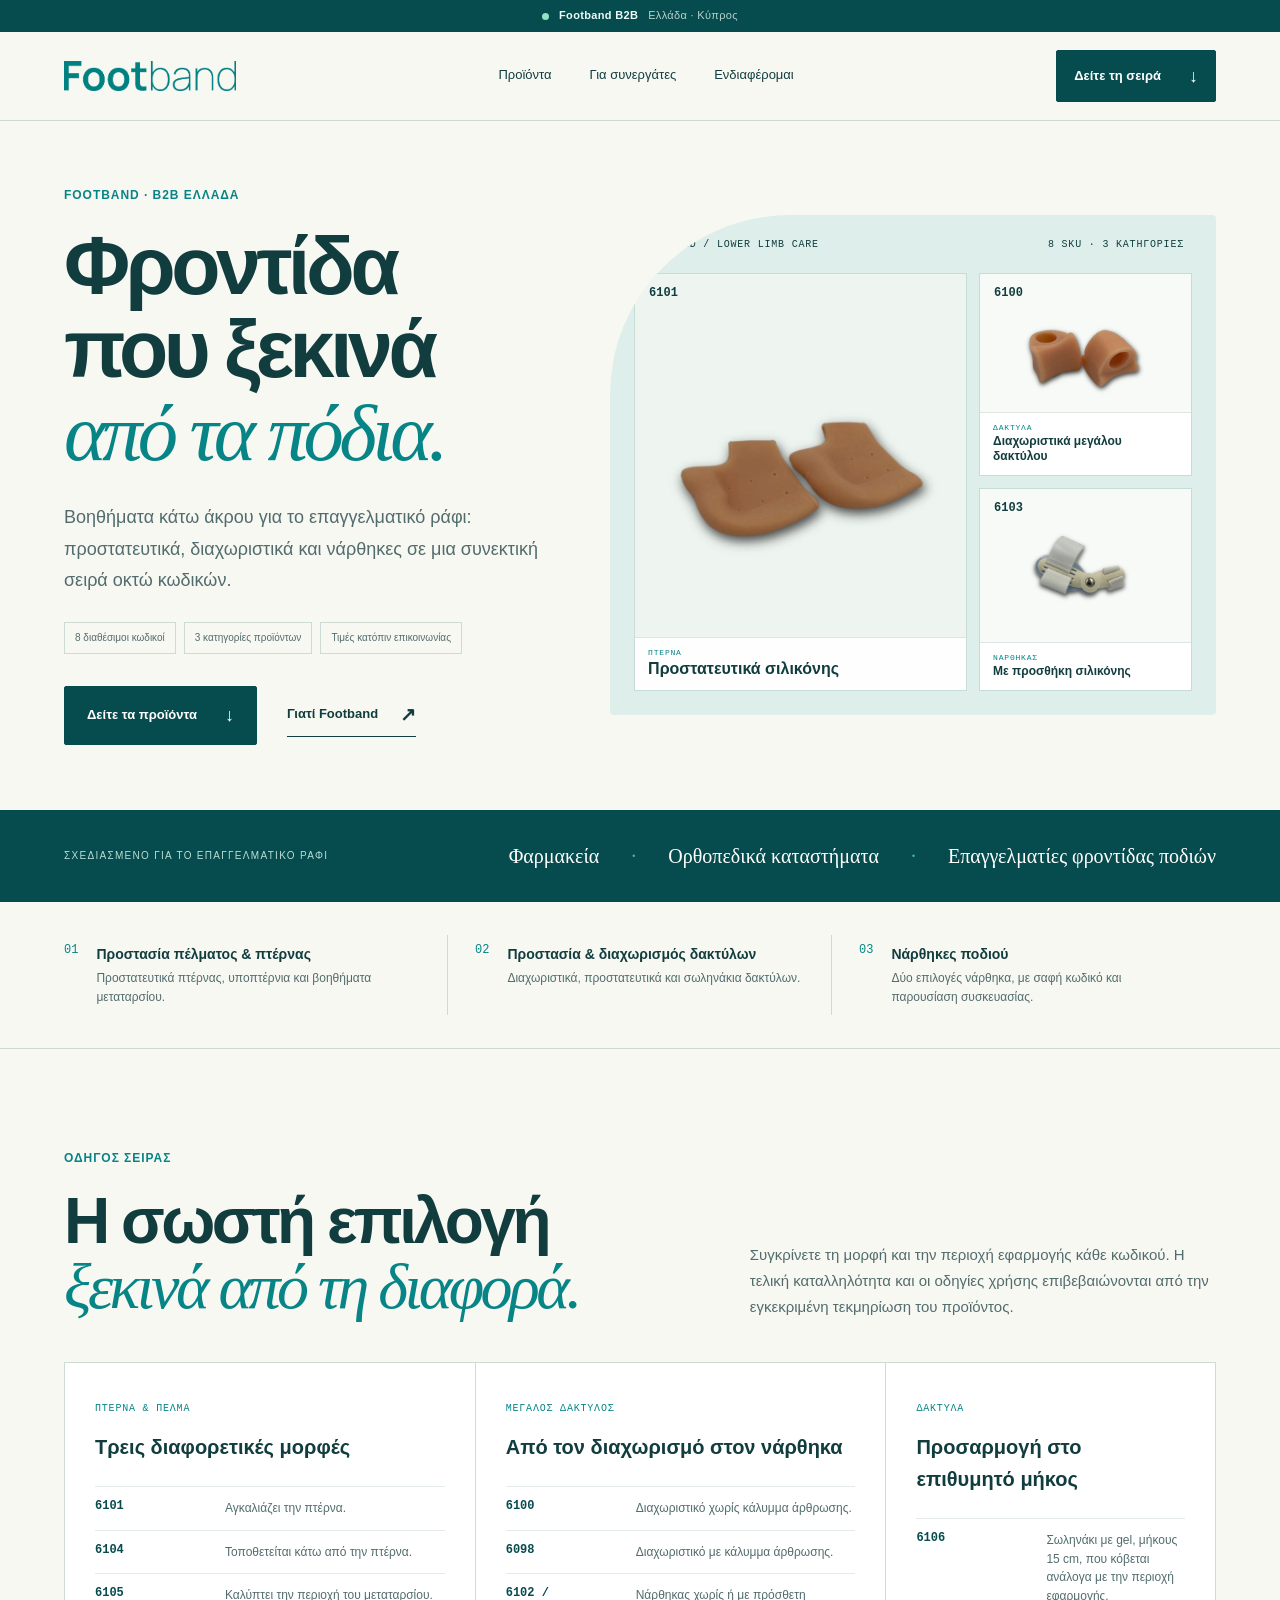
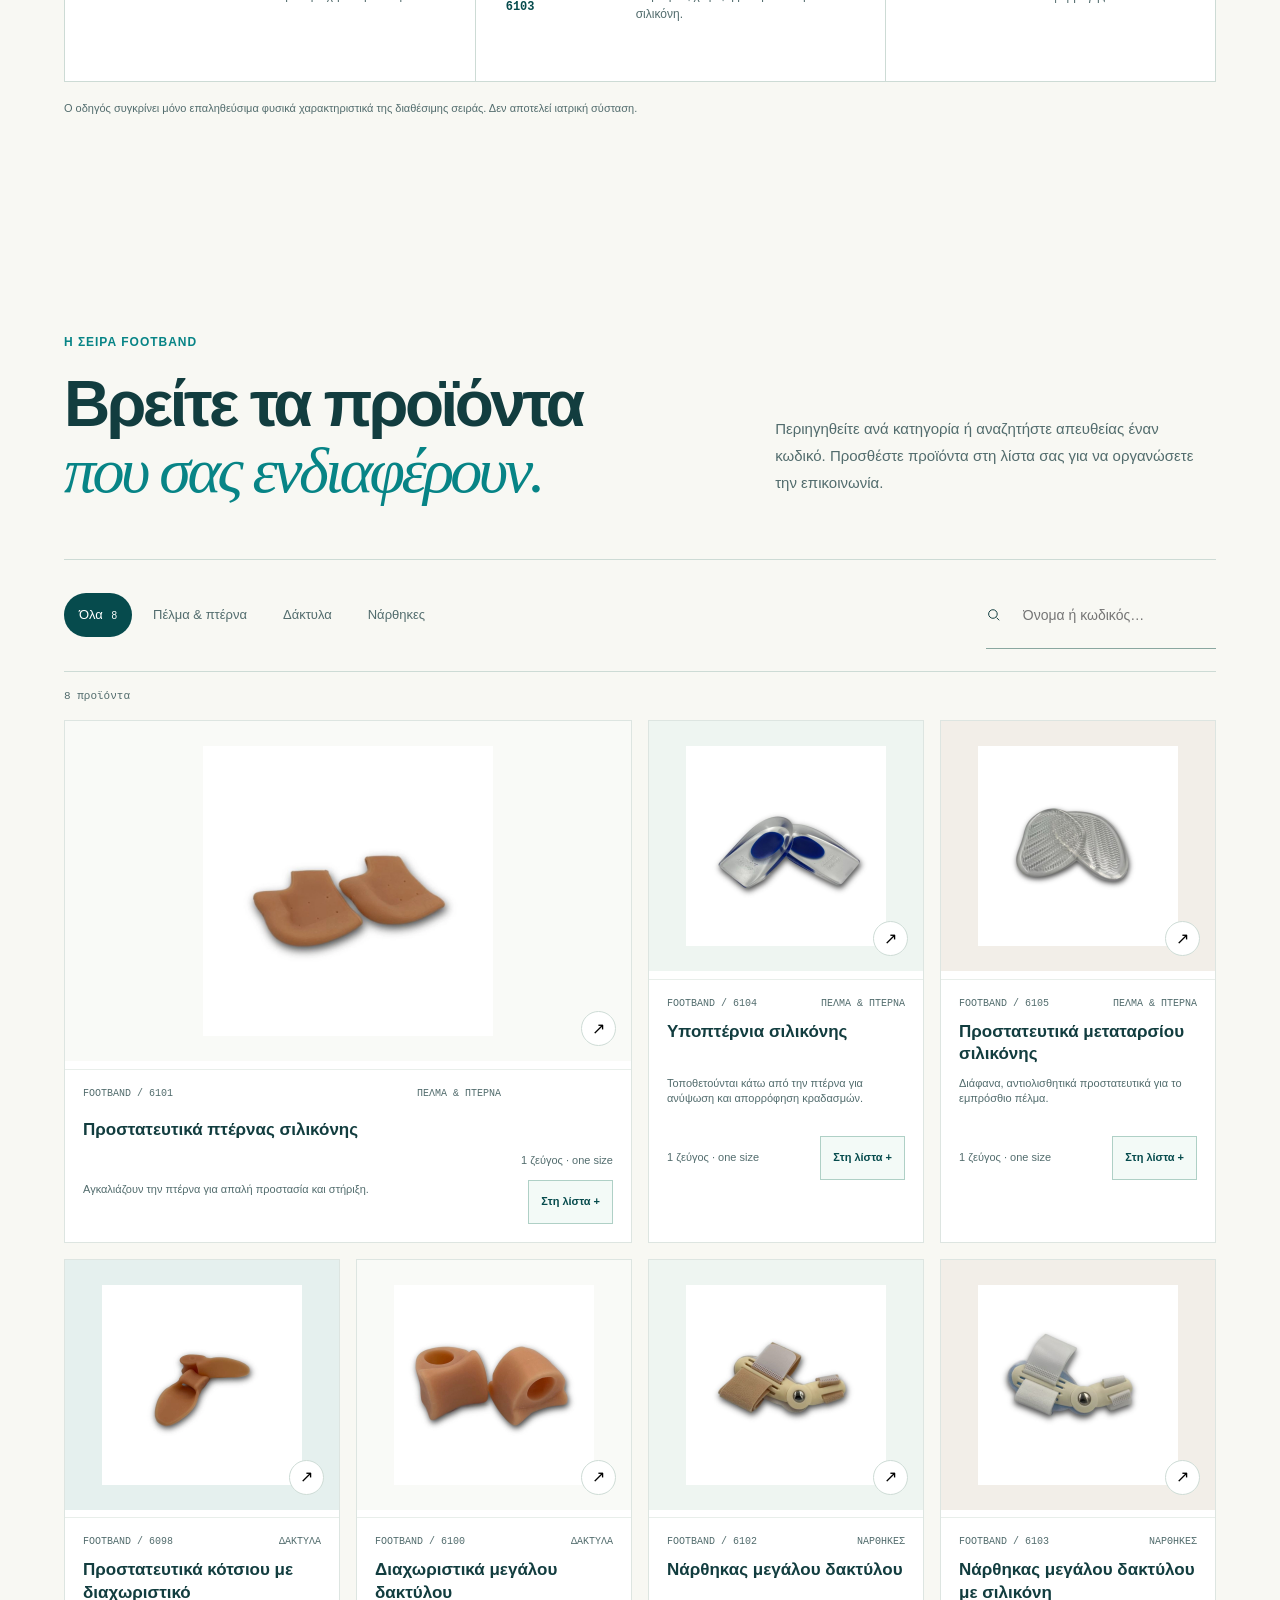
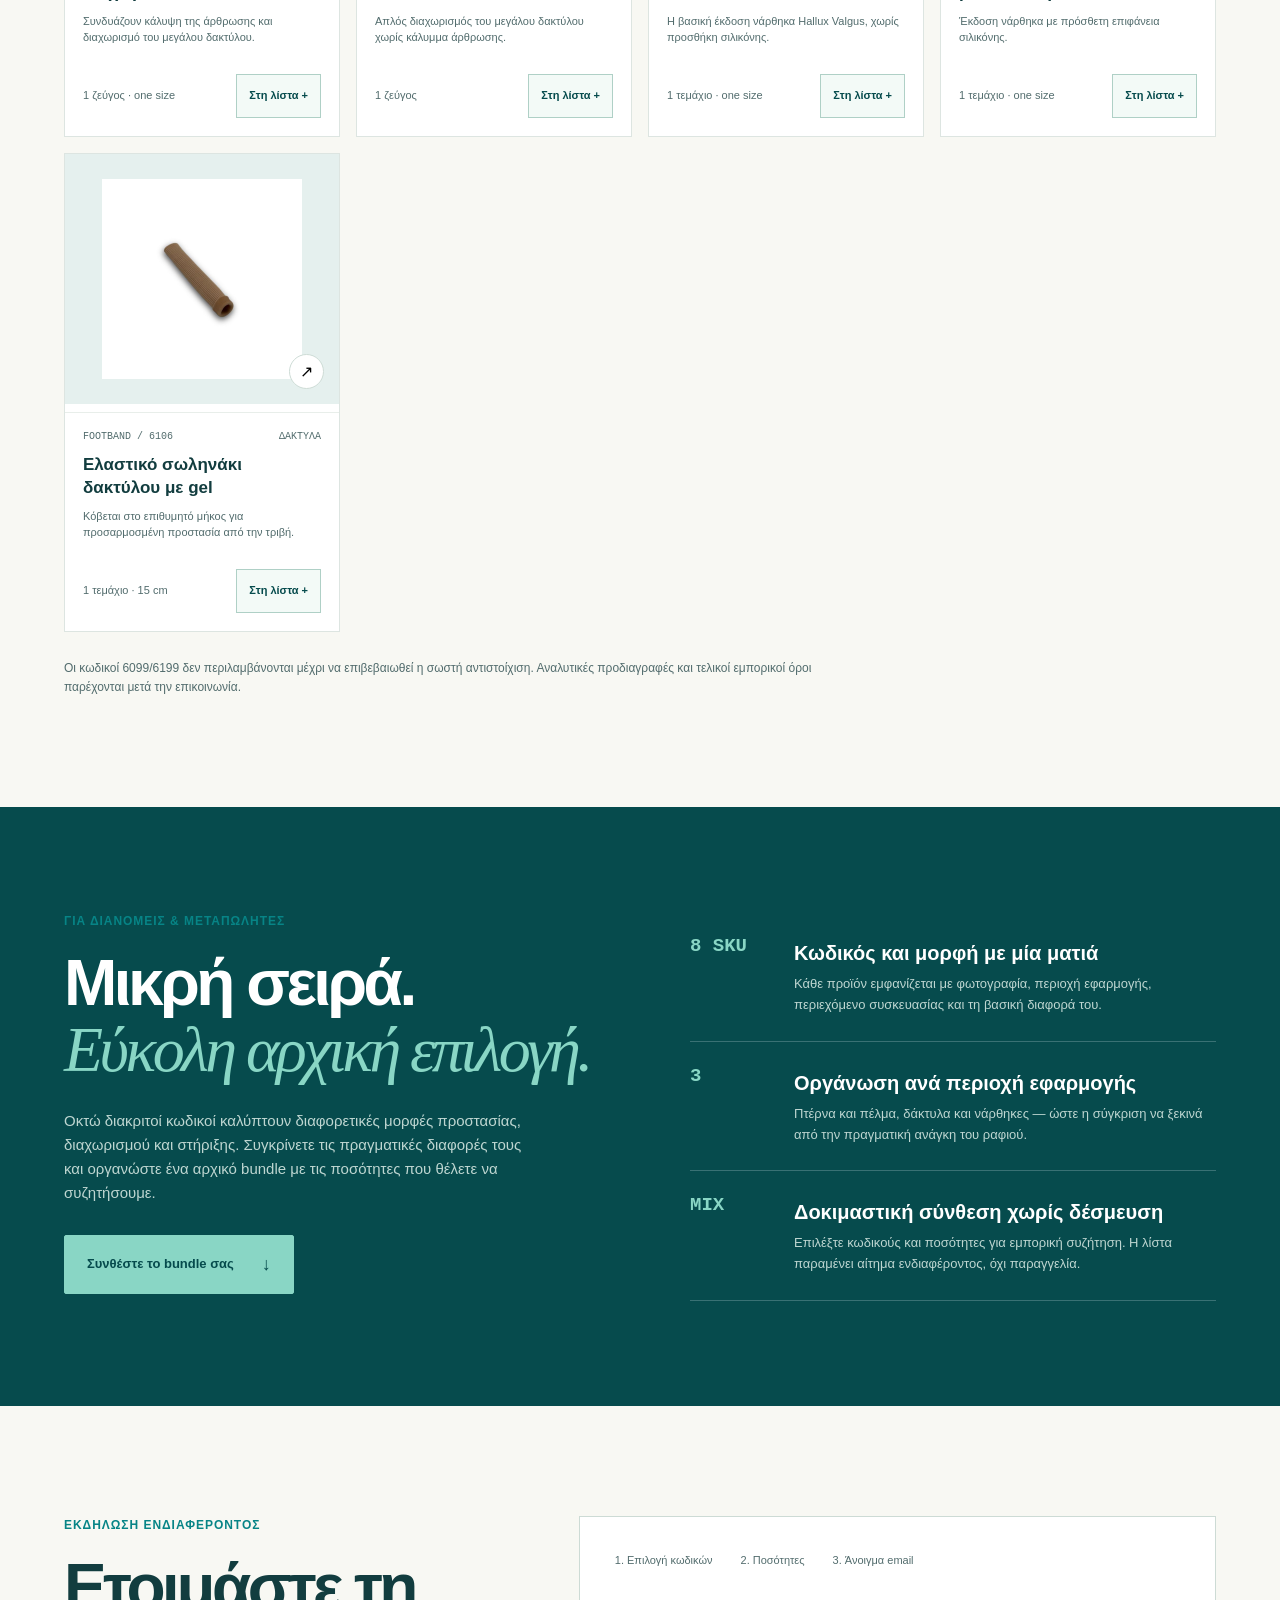
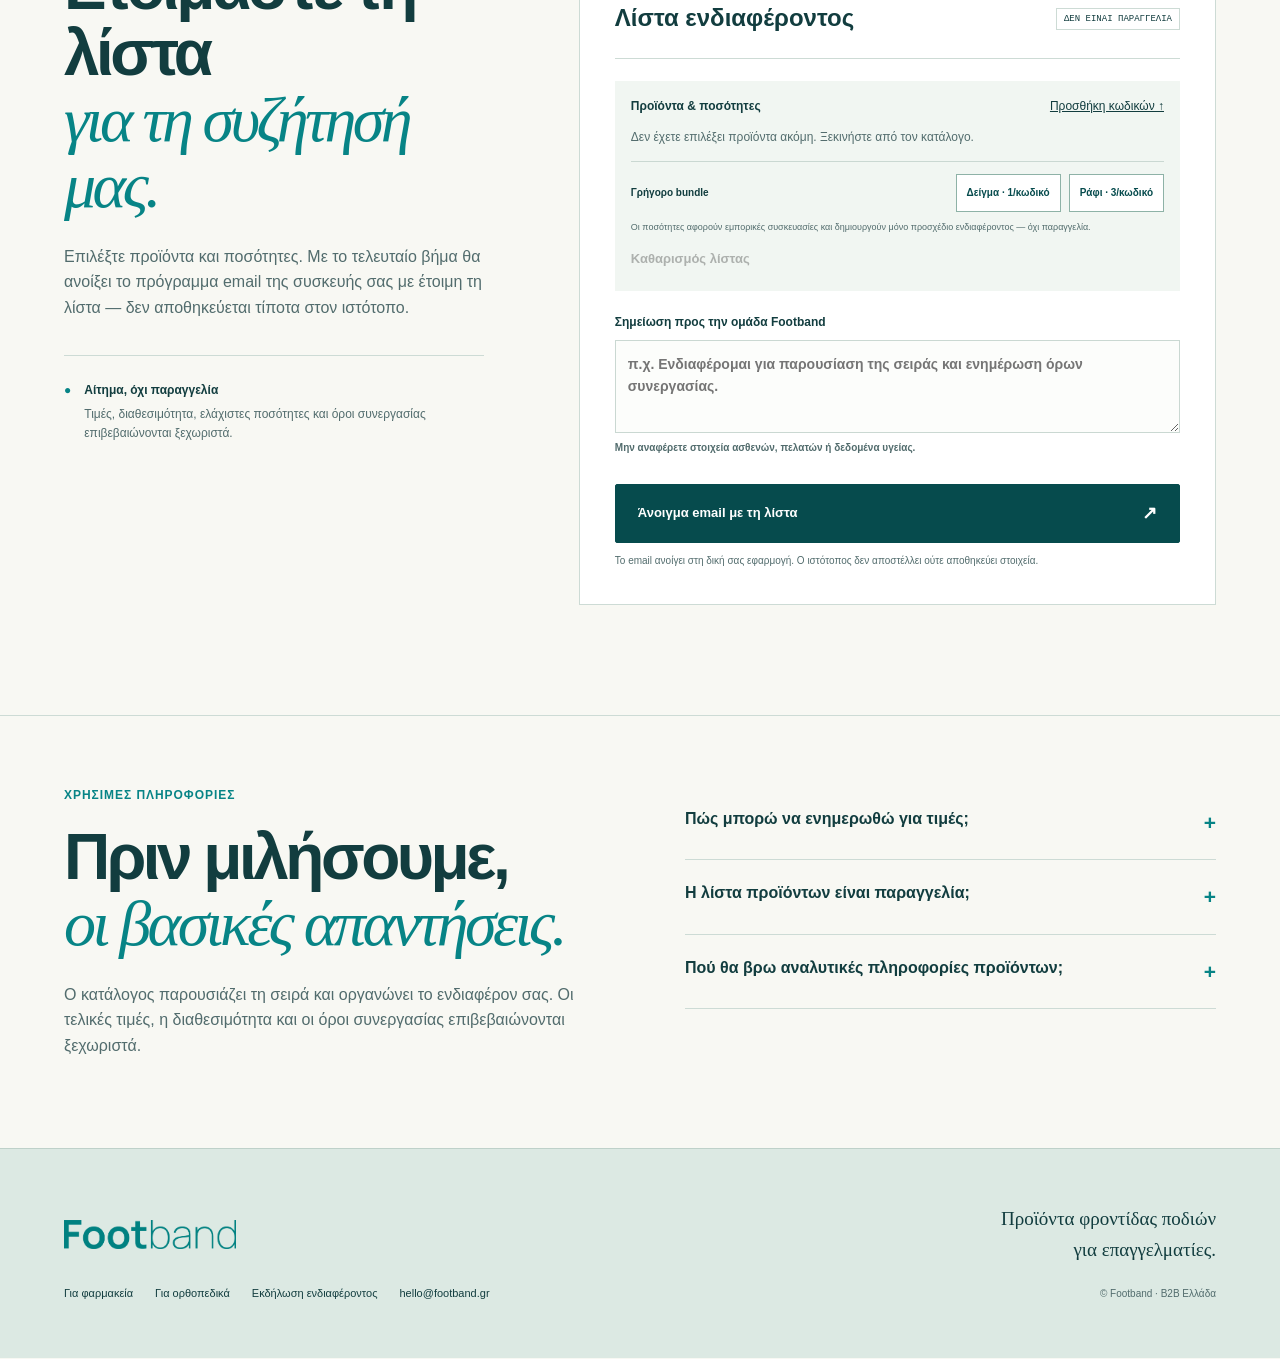
<file: index.html>
<!doctype html>
<html lang="el">
<head>
  <meta charset="utf-8">
  <meta name="viewport" content="width=device-width,initial-scale=1">
  <title>Footband B2B | Βοηθήματα κάτω άκρου για επαγγελματίες</title>
  <meta name="description" content="Βοηθήματα κάτω άκρου Footband για φαρμακεία, ορθοπεδικά καταστήματα και επαγγελματίες φροντίδας ποδιών.">
  <meta name="robots" content="noindex,nofollow">
  <meta name="theme-color" content="#064b4d">
  <link rel="icon" href="/assets/favicon.svg?v=2" type="image/svg+xml">
  <link rel="stylesheet" href="/styles.css"><link rel="stylesheet" href="/brand-upgrade.css">
  <script type="module" src="/app.js"></script>
</head>
<body data-design="footband-system-2026">
  <a class="skip" href="#main">Μετάβαση στο περιεχόμενο</a>
  <div class="preview-bar"><span class="status-dot" aria-hidden="true"></span><strong>Footband B2B</strong><span>Ελλάδα · Κύπρος</span></div>
  <header class="site-header"><div class="shell header-inner">
    <a href="/" class="brand" aria-label="Footband αρχική"><img src="/assets/logo.png" width="172" height="30" alt="Footband"></a>
    <nav aria-label="Κύρια πλοήγηση"><a href="#catalogue">Προϊόντα</a><a href="#range">Για συνεργάτες</a><a href="#enquiry">Ενδιαφέρομαι</a></nav>
    <a class="button button-small" href="#catalogue">Δείτε τη σειρά <span aria-hidden="true">↓</span></a>
  </div></header>
  <main id="main">
    <section class="hero shell">
      <div class="hero-copy">
        <p class="eyebrow">Footband · B2B Ελλάδα</p>
        <h1>Φροντίδα που ξεκινά<br><em>από τα πόδια.</em></h1>
        <p class="hero-text">Βοηθήματα κάτω άκρου για το επαγγελματικό ράφι: προστατευτικά, διαχωριστικά και νάρθηκες σε μια συνεκτική σειρά οκτώ κωδικών.</p>
        <p class="hero-audience"><span>8 διαθέσιμοι κωδικοί</span><span>3 κατηγορίες προϊόντων</span><span>Τιμές κατόπιν επικοινωνίας</span></p>
        <div class="hero-actions"><a class="button" href="#catalogue">Δείτε τα προϊόντα <span aria-hidden="true">↓</span></a><a class="text-link" href="#range">Γιατί Footband <span aria-hidden="true">↗</span></a></div>
      </div>
      <div class="hero-stage" aria-label="Επιλεγμένα προϊόντα Footband">
        <div class="stage-caption"><span>FOOTBAND / LOWER LIMB CARE</span><span>8 SKU · 3 ΚΑΤΗΓΟΡΙΕΣ</span></div>
        <div class="hero-products">
          <article class="hero-product hero-product-primary"><span class="stage-code">6101</span><img src="/assets/footband-6101-silicone-heel-protectors-1-pair.webp" width="800" height="800" alt="Προστατευτικά πτέρνας Footband 6101"><div><small>ΠΤΕΡΝΑ</small><strong>Προστατευτικά σιλικόνης</strong></div></article>
          <article class="hero-product"><span class="stage-code">6100</span><img src="/assets/footband-6100-big-toe-separators-1-pair.webp" width="800" height="800" alt="Διαχωριστικά μεγάλου δακτύλου Footband 6100"><div><small>ΔΑΚΤΥΛΑ</small><strong>Διαχωριστικά μεγάλου δακτύλου</strong></div></article>
          <article class="hero-product"><span class="stage-code">6103</span><img src="/assets/footband-6103-hallux-valgus-splint-with-silicone-1-pcs.jpg" width="800" height="800" alt="Νάρθηκας μεγάλου δακτύλου με σιλικόνη Footband 6103"><div><small>ΝΑΡΘΗΚΑΣ</small><strong>Με προσθήκη σιλικόνης</strong></div></article>
        </div>
      </div>
    </section>
    <section class="buyer-strip" aria-label="Επαγγελματικό κοινό"><div class="shell"><p>Σχεδιασμένο για το επαγγελματικό ράφι</p><ul><li>Φαρμακεία</li><li>Ορθοπεδικά καταστήματα</li><li>Επαγγελματίες φροντίδας ποδιών</li></ul></div></section>
    <section class="proof shell" aria-label="Κατηγορίες προϊόντων Footband">
      <article><span>01</span><div><strong>Προστασία πέλματος & πτέρνας</strong><p>Προστατευτικά πτέρνας, υποπτέρνια και βοηθήματα μεταταρσίου.</p></div></article>
      <article><span>02</span><div><strong>Προστασία & διαχωρισμός δακτύλων</strong><p>Διαχωριστικά, προστατευτικά και σωληνάκια δακτύλων.</p></div></article>
      <article><span>03</span><div><strong>Νάρθηκες ποδιού</strong><p>Δύο επιλογές νάρθηκα, με σαφή κωδικό και παρουσίαση συσκευασίας.</p></div></article>
    </section>
    <section class="choice-guide shell" id="choice-guide" aria-labelledby="choice-guide-title">
      <div class="choice-guide-heading"><div><p class="eyebrow">Οδηγός σειράς</p><h2 id="choice-guide-title">Η σωστή επιλογή<br><em>ξεκινά από τη διαφορά.</em></h2></div><p>Συγκρίνετε τη μορφή και την περιοχή εφαρμογής κάθε κωδικού. Η τελική καταλληλότητα και οι οδηγίες χρήσης επιβεβαιώνονται από την εγκεκριμένη τεκμηρίωση του προϊόντος.</p></div>
      <div class="choice-paths">
        <article><span>ΠΤΕΡΝΑ & ΠΕΛΜΑ</span><h3>Τρεις διαφορετικές μορφές</h3><dl><div><dt>6101</dt><dd>Αγκαλιάζει την πτέρνα.</dd></div><div><dt>6104</dt><dd>Τοποθετείται κάτω από την πτέρνα.</dd></div><div><dt>6105</dt><dd>Καλύπτει την περιοχή του μεταταρσίου.</dd></div></dl></article>
        <article><span>ΜΕΓΑΛΟΣ ΔΑΚΤΥΛΟΣ</span><h3>Από τον διαχωρισμό στον νάρθηκα</h3><dl><div><dt>6100</dt><dd>Διαχωριστικό χωρίς κάλυμμα άρθρωσης.</dd></div><div><dt>6098</dt><dd>Διαχωριστικό με κάλυμμα άρθρωσης.</dd></div><div><dt>6102 / 6103</dt><dd>Νάρθηκας χωρίς ή με πρόσθετη σιλικόνη.</dd></div></dl></article>
        <article><span>ΔΑΚΤΥΛΑ</span><h3>Προσαρμογή στο επιθυμητό μήκος</h3><dl><div><dt>6106</dt><dd>Σωληνάκι με gel, μήκους 15 cm, που κόβεται ανάλογα με την περιοχή εφαρμογής.</dd></div></dl></article>
      </div>
      <p class="choice-guide-note">Ο οδηγός συγκρίνει μόνο επαληθεύσιμα φυσικά χαρακτηριστικά της διαθέσιμης σειράς. Δεν αποτελεί ιατρική σύσταση.</p>
    </section>
    <section class="catalogue-section shell" id="catalogue">
      <div class="section-heading"><div><p class="eyebrow">Η σειρά Footband</p><h2>Βρείτε τα προϊόντα<br><em>που σας ενδιαφέρουν.</em></h2></div><p>Περιηγηθείτε ανά κατηγορία ή αναζητήστε απευθείας έναν κωδικό. Προσθέστε προϊόντα στη λίστα σας για να οργανώσετε την επικοινωνία.</p></div>
      <div class="catalogue-controls">
        <div class="filters" role="group" aria-label="Κατηγορίες προϊόντων"><button class="filter active" data-category="all" aria-pressed="true">Όλα <span>8</span></button><button class="filter" data-category="heel" aria-pressed="false">Πέλμα & πτέρνα</button><button class="filter" data-category="toe" aria-pressed="false">Δάκτυλα</button><button class="filter" data-category="splint" aria-pressed="false">Νάρθηκες</button></div>
        <label class="search"><span class="sr-only">Αναζήτηση προϊόντος ή κωδικού</span><svg viewBox="0 0 24 24" aria-hidden="true"><circle cx="10.5" cy="10.5" r="6.5"/><path d="m16 16 4 4"/></svg><input type="search" id="search" placeholder="Όνομα ή κωδικός…" maxlength="60"></label>
      </div>
      <p id="results-count" class="results-count" aria-live="polite">8 προϊόντα</p><div id="products" class="product-grid"></div>
      <noscript><p>Η διαδραστική λίστα απαιτεί JavaScript. Δεν πραγματοποιείται αποστολή.</p></noscript>
      <p class="catalogue-note">Οι κωδικοί 6099/6199 δεν περιλαμβάνονται μέχρι να επιβεβαιωθεί η σωστή αντιστοίχιση. Αναλυτικές προδιαγραφές και τελικοί εμπορικοί όροι παρέχονται μετά την επικοινωνία.</p>
    </section>
    <section class="partners-section" id="range"><div class="shell partners-inner"><div><p class="eyebrow">Για διανομείς & μεταπωλητές</p><h2>Μικρή σειρά.<br><em>Εύκολη αρχική επιλογή.</em></h2><p class="partners-intro">Οκτώ διακριτοί κωδικοί καλύπτουν διαφορετικές μορφές προστασίας, διαχωρισμού και στήριξης. Συγκρίνετε τις πραγματικές διαφορές τους και οργανώστε ένα αρχικό bundle με τις ποσότητες που θέλετε να συζητήσουμε.</p><a class="button range-cta" href="#catalogue">Συνθέστε το bundle σας <span aria-hidden="true">↓</span></a></div><ol class="steps evidence-stats"><li><span>8 SKU</span><div><h3>Κωδικός και μορφή με μία ματιά</h3><p>Κάθε προϊόν εμφανίζεται με φωτογραφία, περιοχή εφαρμογής, περιεχόμενο συσκευασίας και τη βασική διαφορά του.</p></div></li><li><span>3</span><div><h3>Οργάνωση ανά περιοχή εφαρμογής</h3><p>Πτέρνα και πέλμα, δάκτυλα και νάρθηκες — ώστε η σύγκριση να ξεκινά από την πραγματική ανάγκη του ραφιού.</p></div></li><li><span>MIX</span><div><h3>Δοκιμαστική σύνθεση χωρίς δέσμευση</h3><p>Επιλέξτε κωδικούς και ποσότητες για εμπορική συζήτηση. Η λίστα παραμένει αίτημα ενδιαφέροντος, όχι παραγγελία.</p></div></li></ol></div></section>
    <section class="enquiry-section shell" id="enquiry">
      <div class="enquiry-intro"><p class="eyebrow">Εκδήλωση ενδιαφέροντος</p><h2>Ετοιμάστε τη λίστα<br><em>για τη συζήτησή μας.</em></h2><p>Επιλέξτε προϊόντα και ποσότητες. Με το τελευταίο βήμα θα ανοίξει το πρόγραμμα email της συσκευής σας με έτοιμη τη λίστα — δεν αποθηκεύεται τίποτα στον ιστότοπο.</p><div class="local-note"><span aria-hidden="true">●</span><p><strong>Αίτημα, όχι παραγγελία</strong>Τιμές, διαθεσιμότητα, ελάχιστες ποσότητες και όροι συνεργασίας επιβεβαιώνονται ξεχωριστά.</p></div></div>
      <form id="enquiry-form" novalidate>
        <ol class="enquiry-steps" aria-label="Βήματα αιτήματος"><li>Επιλογή κωδικών</li><li>Ποσότητες</li><li>Άνοιγμα email</li></ol>
        <div class="form-title"><h3>Λίστα ενδιαφέροντος</h3><span>ΔΕΝ ΕΙΝΑΙ ΠΑΡΑΓΓΕΛΙΑ</span></div>
        <div class="selected-box"><div><strong>Προϊόντα & ποσότητες</strong><a href="#catalogue">Προσθήκη κωδικών ↑</a></div><div id="selected-products" aria-live="polite"></div><p class="field-error" id="error-skus"></p><div class="bundle-picker" aria-label="Γρήγορη σύνθεση bundle"><span>Γρήγορο bundle</span><button type="button" data-bundle="sample">Δείγμα · 1/κωδικό</button><button type="button" data-bundle="shelf">Ράφι · 3/κωδικό</button></div><p class="bundle-note">Οι ποσότητες αφορούν εμπορικές συσκευασίες και δημιουργούν μόνο προσχέδιο ενδιαφέροντος — όχι παραγγελία.</p><button type="button" id="clear-selection" class="text-link">Καθαρισμός λίστας</button></div>
        <label class="full-label">Σημείωση προς την ομάδα Footband<textarea name="message" maxlength="500" rows="3" aria-describedby="message-help" placeholder="π.χ. Ενδιαφέρομαι για παρουσίαση της σειράς και ενημέρωση όρων συνεργασίας."></textarea><small id="message-help">Μην αναφέρετε στοιχεία ασθενών, πελατών ή δεδομένα υγείας.</small></label>
        <p id="form-status" role="alert"></p><button class="button form-submit" type="submit">Άνοιγμα email με τη λίστα <span aria-hidden="true">↗</span></button><p class="form-footnote">Το email ανοίγει στη δική σας εφαρμογή. Ο ιστότοπος δεν αποστέλλει ούτε αποθηκεύει στοιχεία.</p>
      </form>
    </section>
    <section class="contact-section shell" id="contact"><div><p class="eyebrow">Χρήσιμες πληροφορίες</p><h2>Πριν μιλήσουμε,<br><em>οι βασικές απαντήσεις.</em></h2><p>Ο κατάλογος παρουσιάζει τη σειρά και οργανώνει το ενδιαφέρον σας. Οι τελικές τιμές, η διαθεσιμότητα και οι όροι συνεργασίας επιβεβαιώνονται ξεχωριστά.</p></div><div class="faq"><details><summary>Πώς μπορώ να ενημερωθώ για τιμές;</summary><p>Επιλέξτε τους κωδικούς που σας ενδιαφέρουν και ετοιμάστε τη λίστα σας. Οι τιμές δεν εμφανίζονται δημόσια.</p></details><details><summary>Η λίστα προϊόντων είναι παραγγελία;</summary><p>Όχι. Είναι ένας τρόπος να συγκεντρώσετε το ενδιαφέρον σας πριν από την επικοινωνία.</p></details><details><summary>Πού θα βρω αναλυτικές πληροφορίες προϊόντων;</summary><p>Οι πλήρεις προδιαγραφές, οι οδηγίες και η διαθεσιμότητα παρέχονται μαζί με την εμπορική ενημέρωση.</p></details></div></section>
  </main>
  <footer><div class="shell footer-inner"><a href="/" class="brand"><img src="/assets/logo.png" width="154" height="27" alt="Footband αρχική"></a><p>Προϊόντα φροντίδας ποδιών<br>για επαγγελματίες.</p><div><a href="/pharmacies/">Για φαρμακεία</a><a href="/orthopaedic-shops/">Για ορθοπεδικά</a><a href="#enquiry">Εκδήλωση ενδιαφέροντος</a><a href="mailto:hello@footband.gr">hello@footband.gr</a></div><span>© Footband · B2B Ελλάδα</span></div></footer>
  <div class="selection-bar" id="selection-bar" hidden><span><b id="selection-count">0</b> κωδικοί · <b id="selection-units">0</b> συσκευασίες</span><a href="#enquiry" class="button button-small">Ποσότητες & bundle <span aria-hidden="true">↗</span></a></div>
  <dialog id="product-dialog" aria-labelledby="product-dialog-title"><button class="close-dialog" type="button" aria-label="Κλείσιμο λεπτομερειών">×</button><div id="product-dialog-content"></div></dialog>
</body>
</html>
</file>
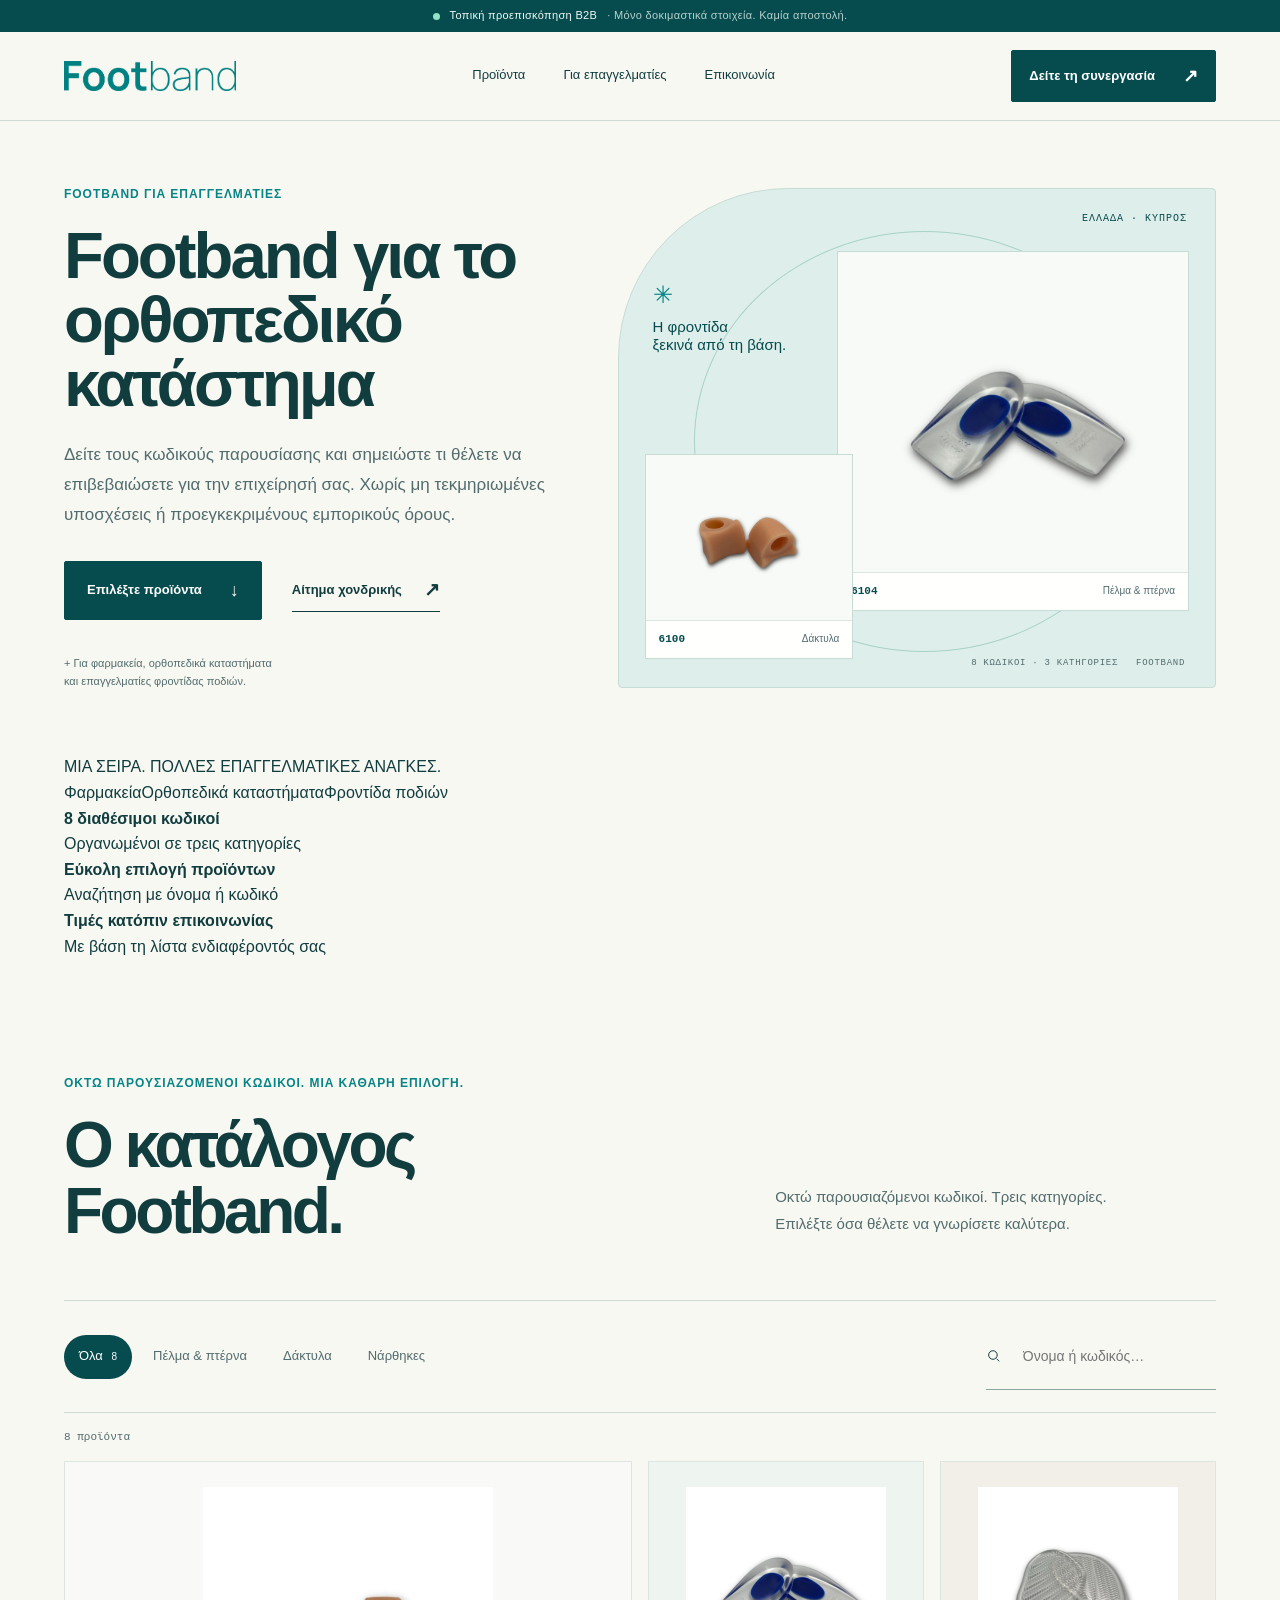
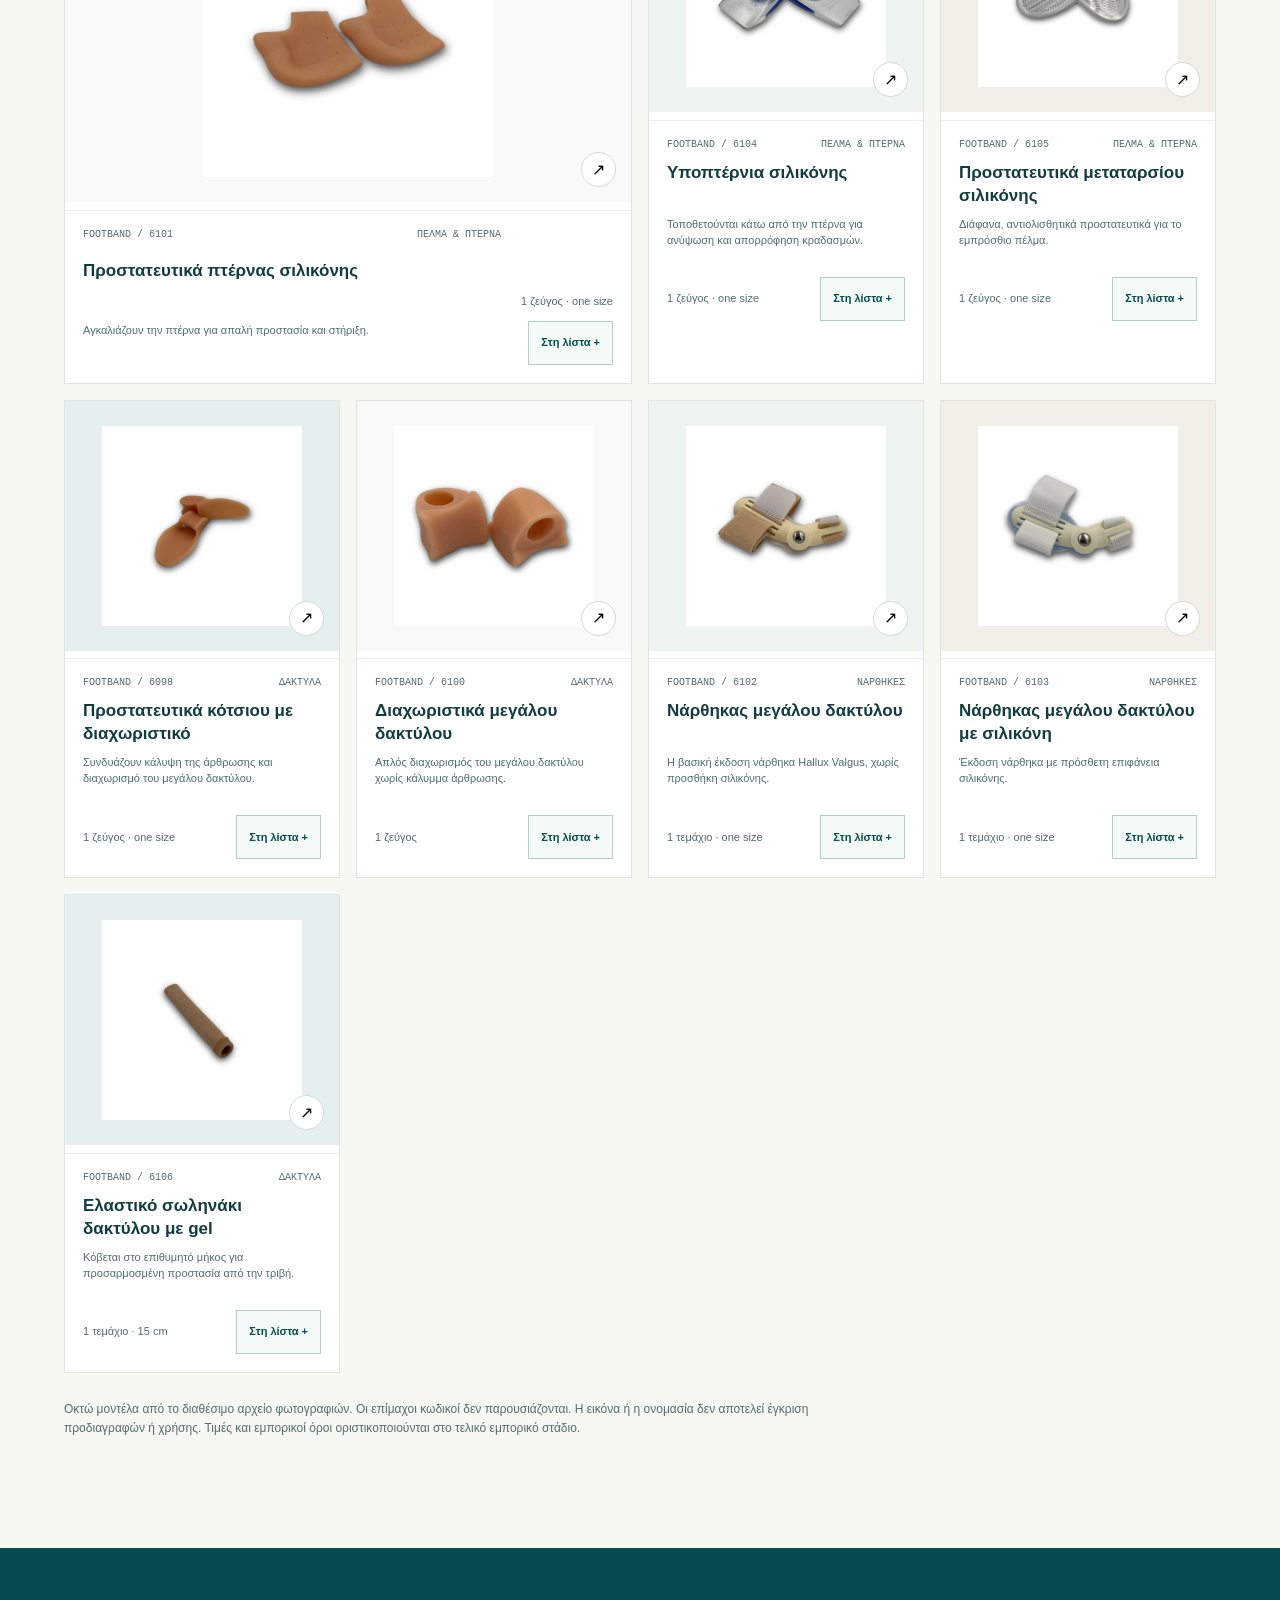
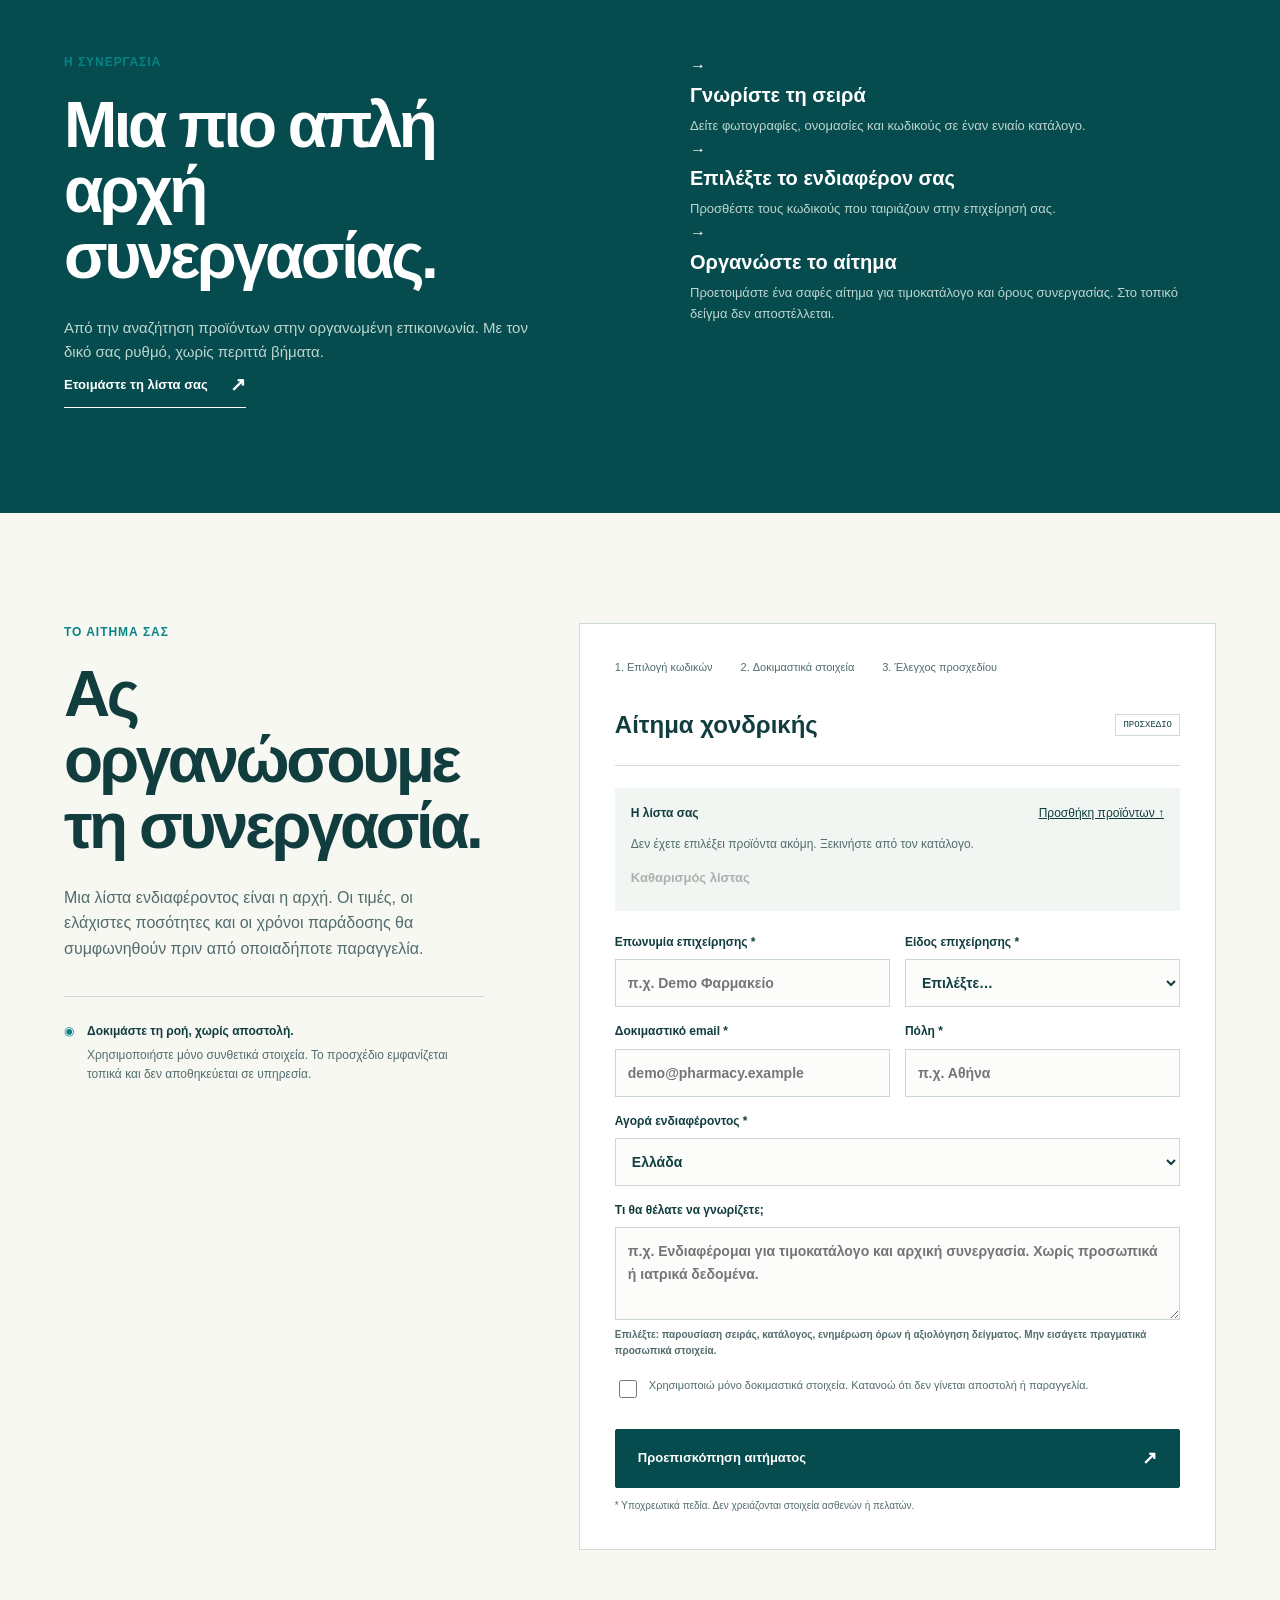
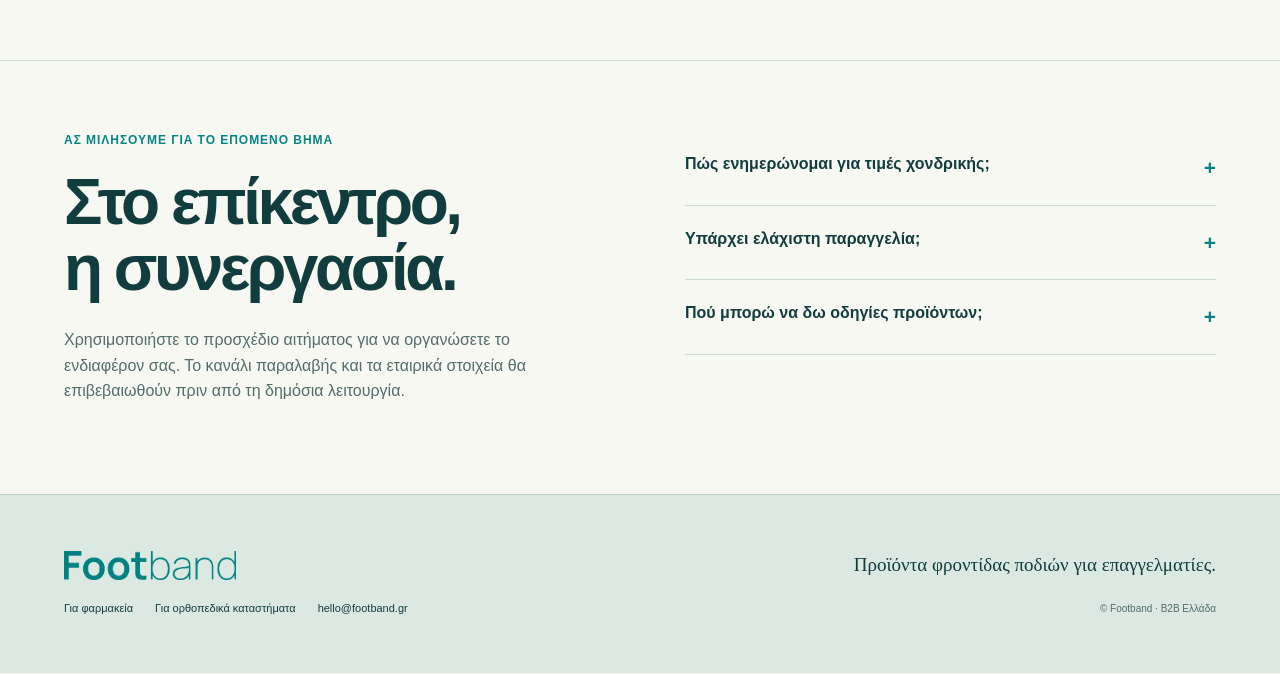
<file: orthopaedic-shops/index.html>
<!doctype html><html lang="el"><head><meta charset="utf-8"><meta name="viewport" content="width=device-width,initial-scale=1"><title>Footband B2B για ορθοπεδικά καταστήματα</title><meta name="description" content="Γνωρίστε τη σειρά Footband: οκτώ υποψήφιοι κωδικοί φροντίδας ποδιών για φαρμακεία, ορθοπεδικά καταστήματα και επαγγελματίες. Δημιουργήστε τη λίστα ενδιαφέροντός σας."><meta name="robots" content="noindex,nofollow"><meta name="theme-color" content="#007e83"><meta property="og:type" content="website"><meta property="og:title" content="Footband — Η φροντίδα ξεκινά από το πρώτο βήμα."><meta property="og:description" content="Μια εστιασμένη σειρά προϊόντων φροντίδας ποδιών. Γνωρίστε τους κωδικούς και οργανώστε το αίτημα χονδρικής σας."><link rel="icon" href="/assets/favicon.svg?v=2" type="image/svg+xml"><link rel="stylesheet" href="/styles.css"><link rel="stylesheet" href="/brand-upgrade.css"><script type="module" src="/app.js"></script><script type="application/ld+json">{"@context":"https://schema.org","@type":"CollectionPage","name":"Footband B2B — Κατάλογος φροντίδας ποδιών","inLanguage":"el","description":"Τοπική προεπισκόπηση οκτώ υποψήφιων προϊόντων Footband. Δεν αποτελεί κατάστημα ή δεσμευτική προσφορά."}</script></head>
<body class="segment-page"><a class="skip" href="#main">Μετάβαση στο περιεχόμενο</a><div class="preview-bar"><span class="status-dot"></span>Τοπική προεπισκόπηση B2B <span class="preview-extra">· Μόνο δοκιμαστικά στοιχεία. Καμία αποστολή.</span></div>
<header class="site-header"><div class="shell header-inner"><a href="/" class="brand" aria-label="Footband αρχική"><img src="/assets/logo.png" width="160" height="28" alt="Footband"></a><nav aria-label="Κύρια πλοήγηση"><a href="#catalogue">Προϊόντα</a><a href="#partners">Για επαγγελματίες</a><a href="#contact">Επικοινωνία</a></nav><a class="button button-small" href="#enquiry">Δείτε τη συνεργασία <span aria-hidden="true">↗</span></a></div></header>
<main id="main"><section class="hero shell"><div class="hero-copy"><p class="eyebrow"><span></span> Footband για επαγγελματίες</p><h1>Footband για το ορθοπεδικό κατάστημα</h1><p class="hero-text">Δείτε τους κωδικούς παρουσίασης και σημειώστε τι θέλετε να επιβεβαιώσετε για την επιχείρησή σας. Χωρίς μη τεκμηριωμένες υποσχέσεις ή προεγκεκριμένους εμπορικούς όρους.</p><div class="hero-actions"><a class="button" href="#catalogue">Επιλέξτε προϊόντα <span aria-hidden="true">↓</span></a><a class="text-link" href="#enquiry">Αίτημα χονδρικής <span aria-hidden="true">↗</span></a></div><div class="hero-footnote"><span class="tiny-cross" aria-hidden="true">+</span> Για φαρμακεία, ορθοπεδικά καταστήματα<br>και επαγγελματίες φροντίδας ποδιών.</div></div>
<div class="hero-visual" role="group" aria-label="Επιλεγμένα προϊόντα από τη σειρά Footband"><div class="hero-orbit"></div><span class="vertical-label">Ελλάδα · Κύπρος</span><div class="hero-product hero-product-main"><img src="/assets/footband-6104-silicone-pads-for-heel-spurs-1-pair.jpg" width="800" height="800" alt="Υποπτέρνια Footband 6104"><span>6104 <i>Πέλμα & πτέρνα</i></span></div><div class="hero-product hero-product-secondary"><img src="/assets/footband-6100-big-toe-separators-1-pair.webp" width="800" height="800" alt="Διαχωριστικά μεγάλου δακτύλου Footband 6100"><span>6100 <i>Δάκτυλα</i></span></div><div class="collection-note"><span class="sun-symbol" aria-hidden="true">✳</span><span>Η φροντίδα<br>ξεκινά από τη βάση.</span></div><div class="visual-index"><span>8 κωδικοί · 3 κατηγορίες</span><span>Footband</span></div></div></section>
<div class="audience-band"><div class="shell"><span>ΜΙΑ ΣΕΙΡΑ. ΠΟΛΛΕΣ ΕΠΑΓΓΕΛΜΑΤΙΚΕΣ ΑΝΑΓΚΕΣ.</span><p><span>Φαρμακεία</span><span>Ορθοπεδικά καταστήματα</span><span>Φροντίδα ποδιών</span></p></div></div>
<div class="trade-trust shell" aria-label="Σαφείς όροι επαγγελματικής ενημέρωσης"><p><strong>8 διαθέσιμοι κωδικοί</strong><br>Οργανωμένοι σε τρεις κατηγορίες</p><p><strong>Εύκολη επιλογή προϊόντων</strong><br>Αναζήτηση με όνομα ή κωδικό</p><p><strong>Τιμές κατόπιν επικοινωνίας</strong><br>Με βάση τη λίστα ενδιαφέροντός σας</p></div><section class="catalogue-section shell" id="catalogue"><div class="section-heading"><div><p class="eyebrow">Οκτώ παρουσιαζόμενοι κωδικοί. Μία καθαρή επιλογή.</p><h2>Ο κατάλογος<br>Footband.</h2></div><p>Οκτώ παρουσιαζόμενοι κωδικοί. Τρεις κατηγορίες.<br>Επιλέξτε όσα θέλετε να γνωρίσετε καλύτερα.</p></div><div class="catalogue-controls"><div class="filters" role="group" aria-label="Κατηγορίες προϊόντων"><button class="filter active" data-category="all" aria-pressed="true">Όλα <span>8</span></button><button class="filter" data-category="heel" aria-pressed="false">Πέλμα & πτέρνα</button><button class="filter" data-category="toe" aria-pressed="false">Δάκτυλα</button><button class="filter" data-category="splint" aria-pressed="false">Νάρθηκες</button></div><label class="search"><span class="sr-only">Αναζήτηση προϊόντος ή κωδικού</span><svg viewBox="0 0 24 24" aria-hidden="true"><circle cx="10.5" cy="10.5" r="6.5"/><path d="m16 16 4 4"/></svg><input type="search" id="search" placeholder="Όνομα ή κωδικός…" maxlength="60"></label></div><p id="results-count" class="results-count" aria-live="polite">8 προϊόντα</p><div id="products" class="product-grid"></div><noscript><p>Η διαδραστική λίστα απαιτεί JavaScript. Ο κατάλογος είναι τοπική προεπισκόπηση, χωρίς αποστολή.</p></noscript><p class="catalogue-note">Οκτώ μοντέλα από το διαθέσιμο αρχείο φωτογραφιών. Οι επίμαχοι κωδικοί δεν παρουσιάζονται. Η εικόνα ή η ονομασία δεν αποτελεί έγκριση προδιαγραφών ή χρήσης. Τιμές και εμπορικοί όροι οριστικοποιούνται στο τελικό εμπορικό στάδιο.</p></section>
<section class="partners-section" id="partners"><div class="shell partners-inner"><div><p class="eyebrow">Η συνεργασία</p><h2>Μια πιο απλή<br>αρχή συνεργασίας.</h2><p class="partners-intro">Από την αναζήτηση προϊόντων στην οργανωμένη επικοινωνία. Με τον δικό σας ρυθμό, χωρίς περιττά βήματα.</p><a href="#enquiry" class="text-link">Ετοιμάστε τη λίστα σας <span aria-hidden="true">↗</span></a></div><div class="steps"><article><span aria-hidden="true">→</span><div><h3>Γνωρίστε τη σειρά</h3><p>Δείτε φωτογραφίες, ονομασίες και κωδικούς σε έναν ενιαίο κατάλογο.</p></div></article><article><span aria-hidden="true">→</span><div><h3>Επιλέξτε το ενδιαφέρον σας</h3><p>Προσθέστε τους κωδικούς που ταιριάζουν στην επιχείρησή σας.</p></div></article><article><span aria-hidden="true">→</span><div><h3>Οργανώστε το αίτημα</h3><p>Προετοιμάστε ένα σαφές αίτημα για τιμοκατάλογο και όρους συνεργασίας. Στο τοπικό δείγμα δεν αποστέλλεται.</p></div></article></div></div></section>
<section class="enquiry-section shell" id="enquiry"><div class="enquiry-intro"><p class="eyebrow">Το αίτημά σας</p><h2>Ας οργανώσουμε<br>τη συνεργασία.</h2><p>Μια λίστα ενδιαφέροντος είναι η αρχή. Οι τιμές, οι ελάχιστες ποσότητες και οι χρόνοι παράδοσης θα συμφωνηθούν πριν από οποιαδήποτε παραγγελία.</p><div class="local-note"><span aria-hidden="true">◉</span><p><strong>Δοκιμάστε τη ροή, χωρίς αποστολή.</strong>Χρησιμοποιήστε μόνο συνθετικά στοιχεία. Το προσχέδιο εμφανίζεται τοπικά και δεν αποθηκεύεται σε υπηρεσία.</p></div></div><form id="enquiry-form" novalidate><ol class="enquiry-steps" aria-label="Βήματα αιτήματος"><li>Επιλογή κωδικών</li><li>Δοκιμαστικά στοιχεία</li><li>Έλεγχος προσχεδίου</li></ol><div class="form-title"><h3>Αίτημα χονδρικής</h3><span>ΠΡΟΣΧΕΔΙΟ</span></div><div class="selected-box"><div><strong>Η λίστα σας</strong><a href="#catalogue">Προσθήκη προϊόντων ↑</a></div><div id="selected-products" aria-live="polite"></div><p class="field-error" id="error-skus"></p><button type="button" id="clear-selection" class="text-link">Καθαρισμός λίστας</button></div><div class="form-grid"><label>Επωνυμία επιχείρησης *<input name="company" autocomplete="off" maxlength="100" placeholder="π.χ. Demo Φαρμακείο" aria-describedby="error-company" required><span class="field-error" id="error-company"></span></label><label>Είδος επιχείρησης *<select name="type" aria-describedby="error-type" required><option value="">Επιλέξτε…</option><option value="pharmacy">Φαρμακείο</option><option value="orthopaedic">Ορθοπεδικό κατάστημα</option><option value="footcare">Φροντίδα ποδιών</option><option value="distributor">Διανομέας</option><option value="other">Άλλη επιχείρηση</option></select><span class="field-error" id="error-type"></span></label><label>Δοκιμαστικό email *<input name="email" type="email" autocomplete="off" maxlength="150" placeholder="demo@pharmacy.example" aria-describedby="error-email" required><span class="field-error" id="error-email"></span></label><label>Πόλη *<input name="city" autocomplete="off" maxlength="80" placeholder="π.χ. Αθήνα" aria-describedby="error-city" required><span class="field-error" id="error-city"></span></label></div><label class="full-label">Αγορά ενδιαφέροντος *<select name="market" aria-describedby="error-market"><option value="GR">Ελλάδα</option><option value="CY">Κύπρος</option><option value="EU">Άλλη χώρα ΕΕ</option></select><span class="field-error" id="error-market"></span></label><label class="full-label">Τι θα θέλατε να γνωρίζετε;<textarea name="message" maxlength="800" rows="3" aria-describedby="error-message message-help" placeholder="π.χ. Ενδιαφέρομαι για τιμοκατάλογο και αρχική συνεργασία. Χωρίς προσωπικά ή ιατρικά δεδομένα."></textarea><small id="message-help">Επιλέξτε: παρουσίαση σειράς, κατάλογος, ενημέρωση όρων ή αξιολόγηση δείγματος. Μην εισάγετε πραγματικά προσωπικά στοιχεία.</small><span class="field-error" id="error-message"></span></label><label class="check-label"><input name="synthetic" type="checkbox" aria-describedby="error-synthetic" required><span>Χρησιμοποιώ μόνο δοκιμαστικά στοιχεία. Κατανοώ ότι δεν γίνεται αποστολή ή παραγγελία.</span></label><p class="field-error" id="error-synthetic"></p><p id="form-status" role="alert"></p><button class="button form-submit" type="submit">Προεπισκόπηση αιτήματος <span aria-hidden="true">↗</span></button><p class="form-footnote">* Υποχρεωτικά πεδία. Δεν χρειάζονται στοιχεία ασθενών ή πελατών.</p></form></section>
<section class="contact-section shell" id="contact"><div><p class="eyebrow">ΑΣ ΜΙΛΗΣΟΥΜΕ ΓΙΑ ΤΟ ΕΠΟΜΕΝΟ ΒΗΜΑ</p><h2>Στο επίκεντρο,<br>η συνεργασία.</h2><p>Χρησιμοποιήστε το προσχέδιο αιτήματος για να οργανώσετε το ενδιαφέρον σας. Το κανάλι παραλαβής και τα εταιρικά στοιχεία θα επιβεβαιωθούν πριν από τη δημόσια λειτουργία.</p></div><div class="faq"><details><summary>Πώς ενημερώνομαι για τιμές χονδρικής;</summary><p>Επιλέξτε κωδικούς και ετοιμάστε αίτημα τιμοκαταλόγου. Δεν δημοσιεύονται μη επιβεβαιωμένες τιμές ή εκπτώσεις.</p></details><details><summary>Υπάρχει ελάχιστη παραγγελία;</summary><p>Οι ελάχιστες ποσότητες και οι εμπορικοί όροι επιβεβαιώνονται ξεχωριστά. Η επιλογή στη λίστα δεν αποτελεί δέσμευση.</p></details><details><summary>Πού μπορώ να δω οδηγίες προϊόντων;</summary><p>Η τελική προδιαγραφή, οι οδηγίες, οι διαστάσεις και τυχόν τεκμηρίωση συμμόρφωσης θα επιβεβαιωθούν πριν από τη διάθεση. Ο κατάλογος δεν παρέχει ιατρική συμβουλή.</p></details></div></section></main>
<footer><div class="shell footer-inner"><a href="/" class="brand"><img src="/assets/logo.png" width="150" height="26" alt="Footband αρχική"></a><p>Προϊόντα φροντίδας ποδιών για επαγγελματίες.</p><div><a href="/pharmacies/">Για φαρμακεία</a><a href="/orthopaedic-shops/">Για ορθοπεδικά καταστήματα</a><a href="mailto:hello@footband.gr">hello@footband.gr</a></div><span>© Footband · B2B Ελλάδα</span></div></footer><div class="selection-bar" id="selection-bar" hidden><span><b id="selection-count">0</b> κωδικοί στη λίστα</span><a href="#enquiry" class="button button-small">Το αίτημά μου <span aria-hidden="true">↗</span></a></div>
<dialog id="product-dialog" aria-labelledby="product-dialog-title"><button class="close-dialog" type="button" aria-label="Κλείσιμο λεπτομερειών">×</button><div id="product-dialog-content"></div></dialog><dialog id="request-dialog" aria-labelledby="request-title"><button class="close-dialog" type="button" aria-label="Κλείσιμο προεπισκόπησης">×</button><p class="eyebrow">ΤΟ ΠΡΟΣΧΕΔΙΟ ΣΑΣ</p><h2 id="request-title">Έτοιμο για έλεγχο.<br>Δεν έχει αποσταλεί.</h2><p>Το δοκιμαστικό αίτημα παραμένει μόνο σε αυτή τη σελίδα. Δεν έγινε παραγγελία.</p><pre id="request-content"></pre><button id="download-draft" class="button" type="button">Λήψη δοκιμαστικού αιτήματος ↓</button></dialog></body></html>
</file>
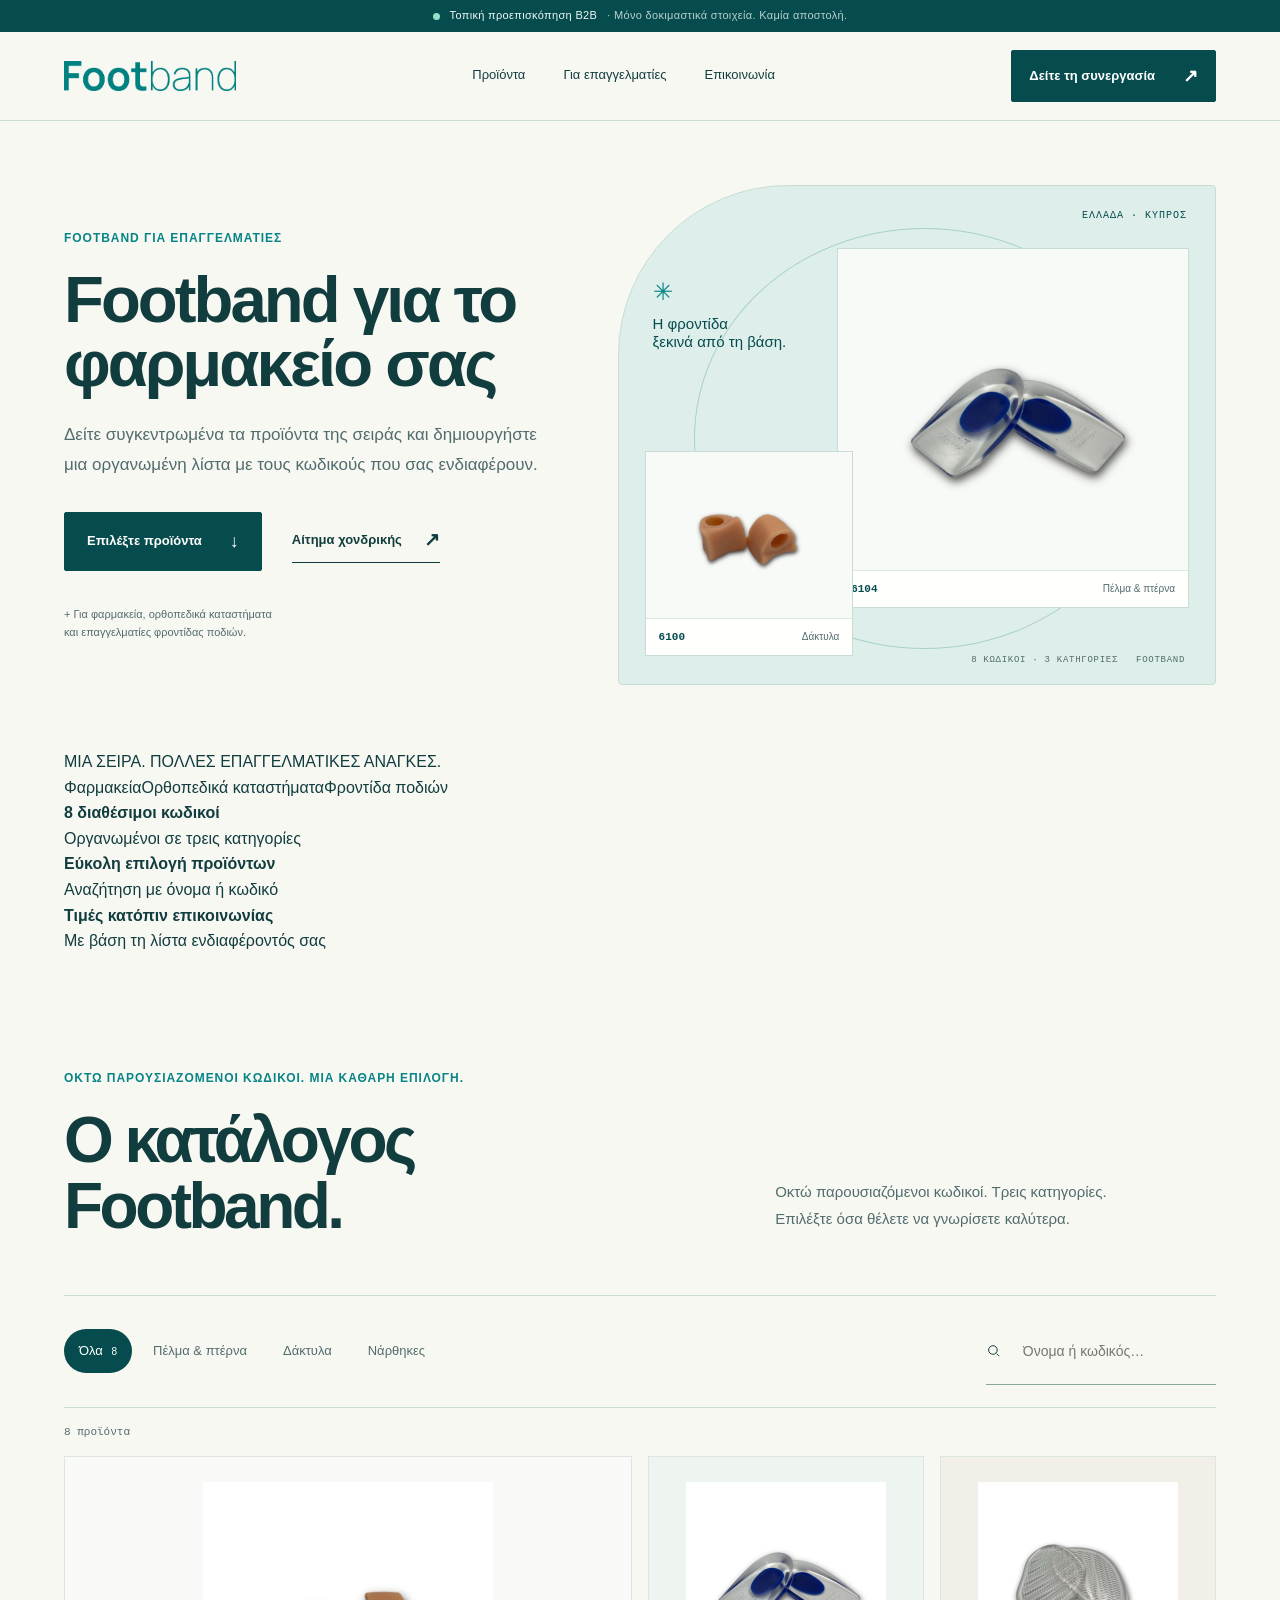
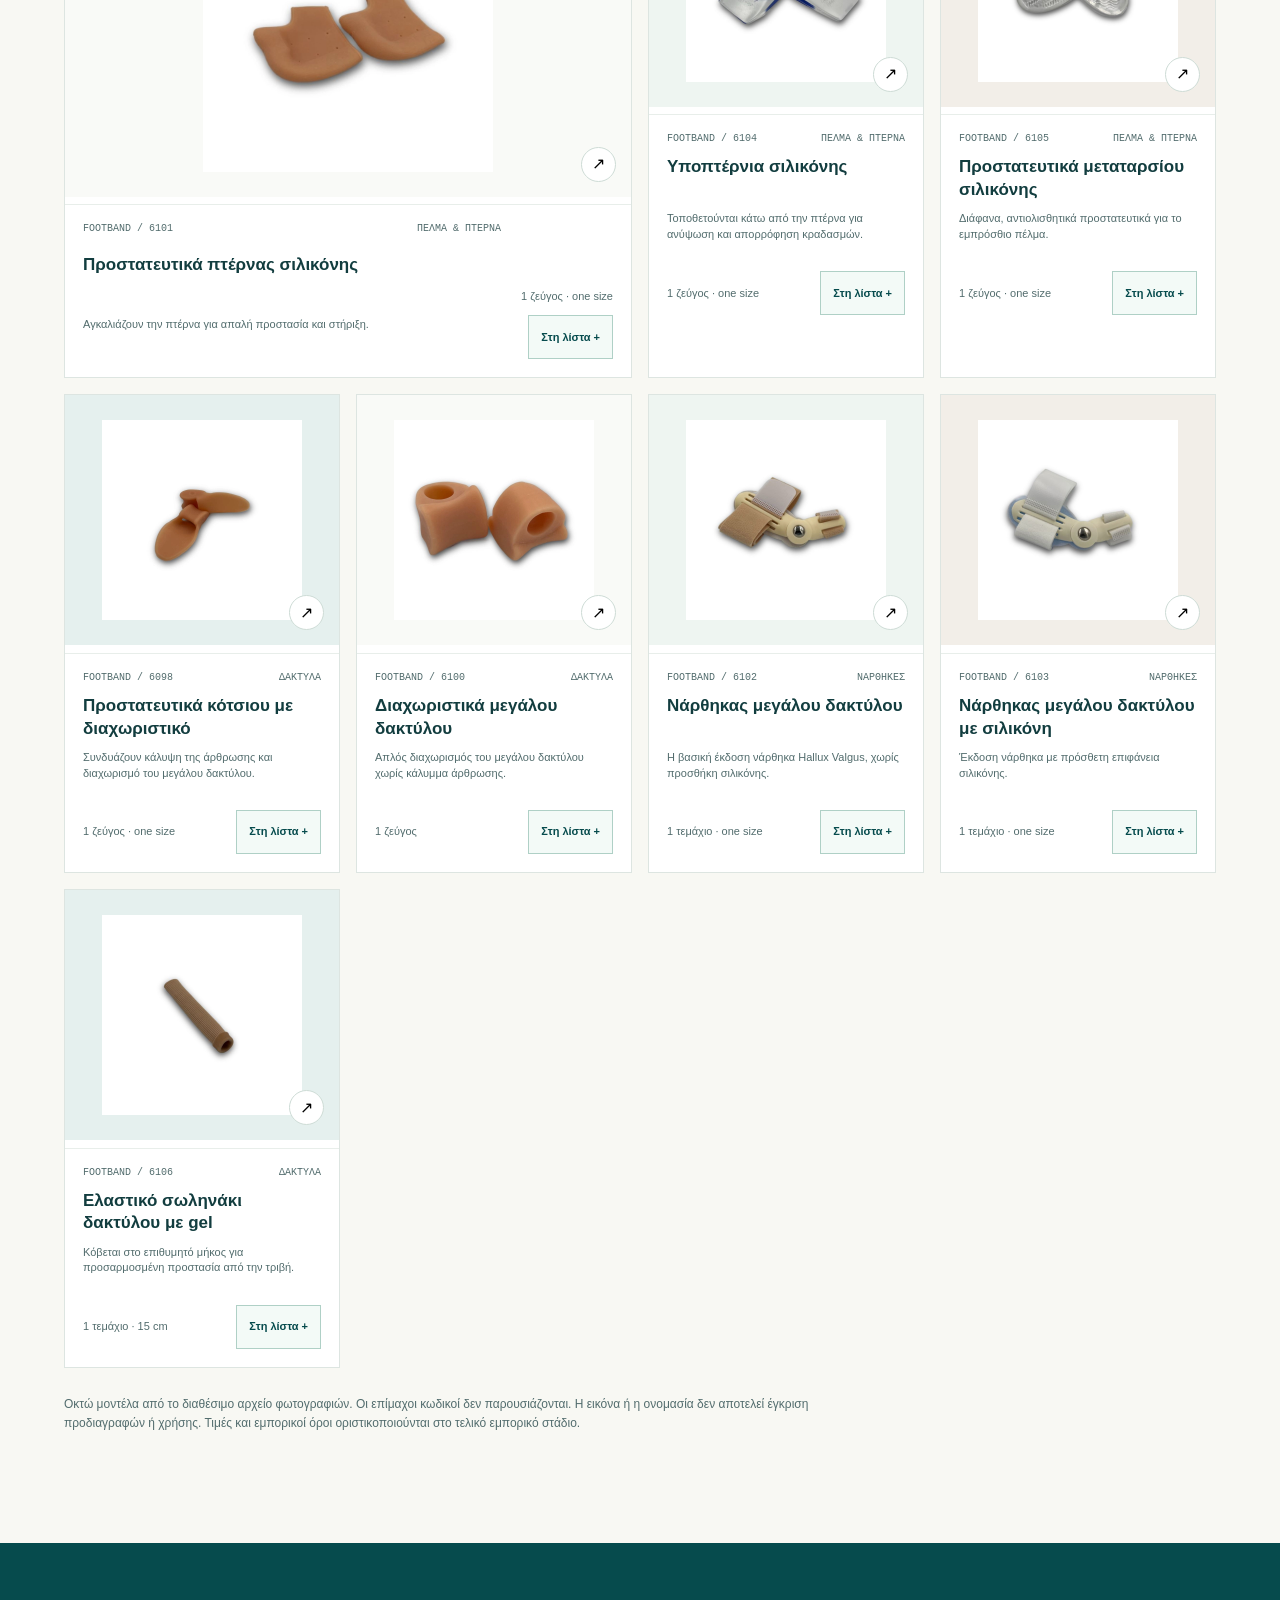
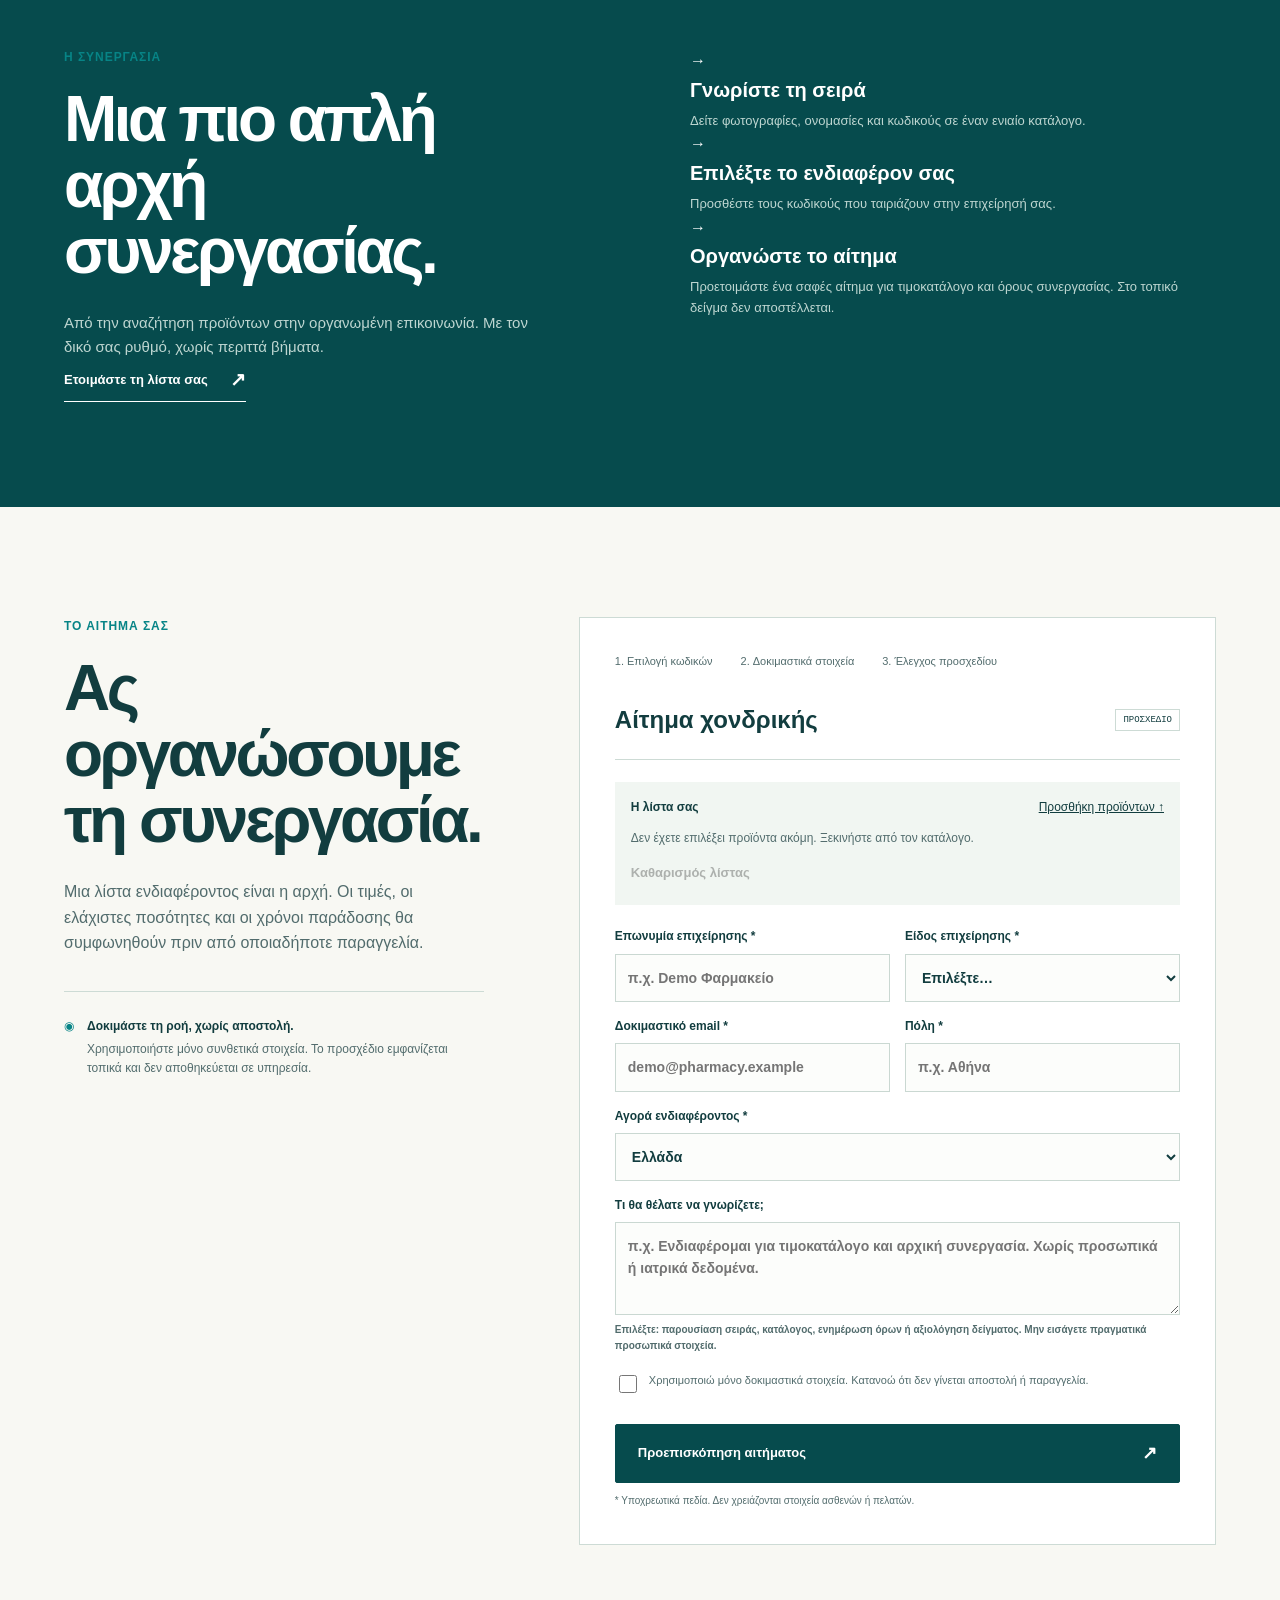
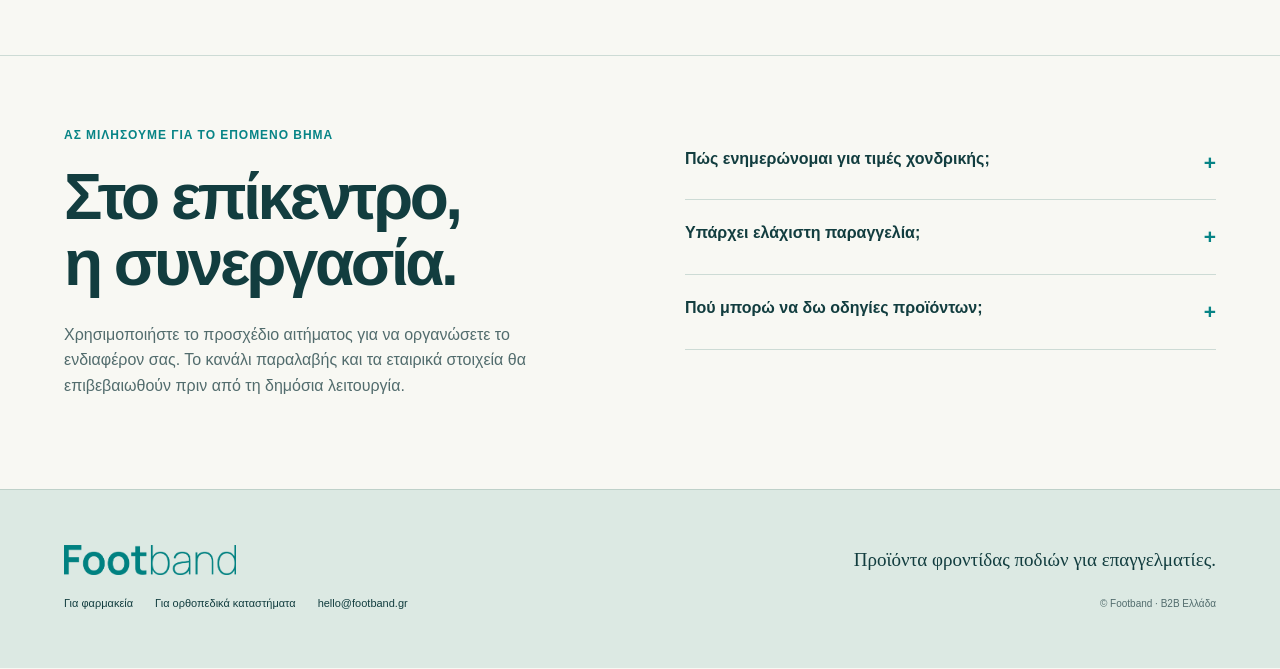
<file: pharmacies/index.html>
<!doctype html><html lang="el"><head><meta charset="utf-8"><meta name="viewport" content="width=device-width,initial-scale=1"><title>Footband B2B για φαρμακεία | Κατάλογος & ενδιαφέρον χονδρικής</title><meta name="description" content="Γνωρίστε τη σειρά Footband: οκτώ υποψήφιοι κωδικοί φροντίδας ποδιών για φαρμακεία, ορθοπεδικά καταστήματα και επαγγελματίες. Δημιουργήστε τη λίστα ενδιαφέροντός σας."><meta name="robots" content="noindex,nofollow"><meta name="theme-color" content="#007e83"><meta property="og:type" content="website"><meta property="og:title" content="Footband — Η φροντίδα ξεκινά από το πρώτο βήμα."><meta property="og:description" content="Μια εστιασμένη σειρά προϊόντων φροντίδας ποδιών. Γνωρίστε τους κωδικούς και οργανώστε το αίτημα χονδρικής σας."><link rel="icon" href="/assets/favicon.svg?v=2" type="image/svg+xml"><link rel="stylesheet" href="/styles.css"><link rel="stylesheet" href="/brand-upgrade.css"><script type="module" src="/app.js"></script><script type="application/ld+json">{"@context":"https://schema.org","@type":"CollectionPage","name":"Footband B2B — Κατάλογος φροντίδας ποδιών","inLanguage":"el","description":"Τοπική προεπισκόπηση οκτώ υποψήφιων προϊόντων Footband. Δεν αποτελεί κατάστημα ή δεσμευτική προσφορά."}</script></head>
<body class="segment-page"><a class="skip" href="#main">Μετάβαση στο περιεχόμενο</a><div class="preview-bar"><span class="status-dot"></span>Τοπική προεπισκόπηση B2B <span class="preview-extra">· Μόνο δοκιμαστικά στοιχεία. Καμία αποστολή.</span></div>
<header class="site-header"><div class="shell header-inner"><a href="/" class="brand" aria-label="Footband αρχική"><img src="/assets/logo.png" width="160" height="28" alt="Footband"></a><nav aria-label="Κύρια πλοήγηση"><a href="#catalogue">Προϊόντα</a><a href="#partners">Για επαγγελματίες</a><a href="#contact">Επικοινωνία</a></nav><a class="button button-small" href="#enquiry">Δείτε τη συνεργασία <span aria-hidden="true">↗</span></a></div></header>
<main id="main"><section class="hero shell"><div class="hero-copy"><p class="eyebrow"><span></span> Footband για επαγγελματίες</p><h1>Footband για το φαρμακείο σας</h1><p class="hero-text">Δείτε συγκεντρωμένα τα προϊόντα της σειράς και δημιουργήστε μια οργανωμένη λίστα με τους κωδικούς που σας ενδιαφέρουν.</p><div class="hero-actions"><a class="button" href="#catalogue">Επιλέξτε προϊόντα <span aria-hidden="true">↓</span></a><a class="text-link" href="#enquiry">Αίτημα χονδρικής <span aria-hidden="true">↗</span></a></div><div class="hero-footnote"><span class="tiny-cross" aria-hidden="true">+</span> Για φαρμακεία, ορθοπεδικά καταστήματα<br>και επαγγελματίες φροντίδας ποδιών.</div></div>
<div class="hero-visual" role="group" aria-label="Επιλεγμένα προϊόντα από τη σειρά Footband"><div class="hero-orbit"></div><span class="vertical-label">Ελλάδα · Κύπρος</span><div class="hero-product hero-product-main"><img src="/assets/footband-6104-silicone-pads-for-heel-spurs-1-pair.jpg" width="800" height="800" alt="Υποπτέρνια Footband 6104"><span>6104 <i>Πέλμα & πτέρνα</i></span></div><div class="hero-product hero-product-secondary"><img src="/assets/footband-6100-big-toe-separators-1-pair.webp" width="800" height="800" alt="Διαχωριστικά μεγάλου δακτύλου Footband 6100"><span>6100 <i>Δάκτυλα</i></span></div><div class="collection-note"><span class="sun-symbol" aria-hidden="true">✳</span><span>Η φροντίδα<br>ξεκινά από τη βάση.</span></div><div class="visual-index"><span>8 κωδικοί · 3 κατηγορίες</span><span>Footband</span></div></div></section>
<div class="audience-band"><div class="shell"><span>ΜΙΑ ΣΕΙΡΑ. ΠΟΛΛΕΣ ΕΠΑΓΓΕΛΜΑΤΙΚΕΣ ΑΝΑΓΚΕΣ.</span><p><span>Φαρμακεία</span><span>Ορθοπεδικά καταστήματα</span><span>Φροντίδα ποδιών</span></p></div></div>
<div class="trade-trust shell" aria-label="Σαφείς όροι επαγγελματικής ενημέρωσης"><p><strong>8 διαθέσιμοι κωδικοί</strong><br>Οργανωμένοι σε τρεις κατηγορίες</p><p><strong>Εύκολη επιλογή προϊόντων</strong><br>Αναζήτηση με όνομα ή κωδικό</p><p><strong>Τιμές κατόπιν επικοινωνίας</strong><br>Με βάση τη λίστα ενδιαφέροντός σας</p></div><section class="catalogue-section shell" id="catalogue"><div class="section-heading"><div><p class="eyebrow">Οκτώ παρουσιαζόμενοι κωδικοί. Μία καθαρή επιλογή.</p><h2>Ο κατάλογος<br>Footband.</h2></div><p>Οκτώ παρουσιαζόμενοι κωδικοί. Τρεις κατηγορίες.<br>Επιλέξτε όσα θέλετε να γνωρίσετε καλύτερα.</p></div><div class="catalogue-controls"><div class="filters" role="group" aria-label="Κατηγορίες προϊόντων"><button class="filter active" data-category="all" aria-pressed="true">Όλα <span>8</span></button><button class="filter" data-category="heel" aria-pressed="false">Πέλμα & πτέρνα</button><button class="filter" data-category="toe" aria-pressed="false">Δάκτυλα</button><button class="filter" data-category="splint" aria-pressed="false">Νάρθηκες</button></div><label class="search"><span class="sr-only">Αναζήτηση προϊόντος ή κωδικού</span><svg viewBox="0 0 24 24" aria-hidden="true"><circle cx="10.5" cy="10.5" r="6.5"/><path d="m16 16 4 4"/></svg><input type="search" id="search" placeholder="Όνομα ή κωδικός…" maxlength="60"></label></div><p id="results-count" class="results-count" aria-live="polite">8 προϊόντα</p><div id="products" class="product-grid"></div><noscript><p>Η διαδραστική λίστα απαιτεί JavaScript. Ο κατάλογος είναι τοπική προεπισκόπηση, χωρίς αποστολή.</p></noscript><p class="catalogue-note">Οκτώ μοντέλα από το διαθέσιμο αρχείο φωτογραφιών. Οι επίμαχοι κωδικοί δεν παρουσιάζονται. Η εικόνα ή η ονομασία δεν αποτελεί έγκριση προδιαγραφών ή χρήσης. Τιμές και εμπορικοί όροι οριστικοποιούνται στο τελικό εμπορικό στάδιο.</p></section>
<section class="partners-section" id="partners"><div class="shell partners-inner"><div><p class="eyebrow">Η συνεργασία</p><h2>Μια πιο απλή<br>αρχή συνεργασίας.</h2><p class="partners-intro">Από την αναζήτηση προϊόντων στην οργανωμένη επικοινωνία. Με τον δικό σας ρυθμό, χωρίς περιττά βήματα.</p><a href="#enquiry" class="text-link">Ετοιμάστε τη λίστα σας <span aria-hidden="true">↗</span></a></div><div class="steps"><article><span aria-hidden="true">→</span><div><h3>Γνωρίστε τη σειρά</h3><p>Δείτε φωτογραφίες, ονομασίες και κωδικούς σε έναν ενιαίο κατάλογο.</p></div></article><article><span aria-hidden="true">→</span><div><h3>Επιλέξτε το ενδιαφέρον σας</h3><p>Προσθέστε τους κωδικούς που ταιριάζουν στην επιχείρησή σας.</p></div></article><article><span aria-hidden="true">→</span><div><h3>Οργανώστε το αίτημα</h3><p>Προετοιμάστε ένα σαφές αίτημα για τιμοκατάλογο και όρους συνεργασίας. Στο τοπικό δείγμα δεν αποστέλλεται.</p></div></article></div></div></section>
<section class="enquiry-section shell" id="enquiry"><div class="enquiry-intro"><p class="eyebrow">Το αίτημά σας</p><h2>Ας οργανώσουμε<br>τη συνεργασία.</h2><p>Μια λίστα ενδιαφέροντος είναι η αρχή. Οι τιμές, οι ελάχιστες ποσότητες και οι χρόνοι παράδοσης θα συμφωνηθούν πριν από οποιαδήποτε παραγγελία.</p><div class="local-note"><span aria-hidden="true">◉</span><p><strong>Δοκιμάστε τη ροή, χωρίς αποστολή.</strong>Χρησιμοποιήστε μόνο συνθετικά στοιχεία. Το προσχέδιο εμφανίζεται τοπικά και δεν αποθηκεύεται σε υπηρεσία.</p></div></div><form id="enquiry-form" novalidate><ol class="enquiry-steps" aria-label="Βήματα αιτήματος"><li>Επιλογή κωδικών</li><li>Δοκιμαστικά στοιχεία</li><li>Έλεγχος προσχεδίου</li></ol><div class="form-title"><h3>Αίτημα χονδρικής</h3><span>ΠΡΟΣΧΕΔΙΟ</span></div><div class="selected-box"><div><strong>Η λίστα σας</strong><a href="#catalogue">Προσθήκη προϊόντων ↑</a></div><div id="selected-products" aria-live="polite"></div><p class="field-error" id="error-skus"></p><button type="button" id="clear-selection" class="text-link">Καθαρισμός λίστας</button></div><div class="form-grid"><label>Επωνυμία επιχείρησης *<input name="company" autocomplete="off" maxlength="100" placeholder="π.χ. Demo Φαρμακείο" aria-describedby="error-company" required><span class="field-error" id="error-company"></span></label><label>Είδος επιχείρησης *<select name="type" aria-describedby="error-type" required><option value="">Επιλέξτε…</option><option value="pharmacy">Φαρμακείο</option><option value="orthopaedic">Ορθοπεδικό κατάστημα</option><option value="footcare">Φροντίδα ποδιών</option><option value="distributor">Διανομέας</option><option value="other">Άλλη επιχείρηση</option></select><span class="field-error" id="error-type"></span></label><label>Δοκιμαστικό email *<input name="email" type="email" autocomplete="off" maxlength="150" placeholder="demo@pharmacy.example" aria-describedby="error-email" required><span class="field-error" id="error-email"></span></label><label>Πόλη *<input name="city" autocomplete="off" maxlength="80" placeholder="π.χ. Αθήνα" aria-describedby="error-city" required><span class="field-error" id="error-city"></span></label></div><label class="full-label">Αγορά ενδιαφέροντος *<select name="market" aria-describedby="error-market"><option value="GR">Ελλάδα</option><option value="CY">Κύπρος</option><option value="EU">Άλλη χώρα ΕΕ</option></select><span class="field-error" id="error-market"></span></label><label class="full-label">Τι θα θέλατε να γνωρίζετε;<textarea name="message" maxlength="800" rows="3" aria-describedby="error-message message-help" placeholder="π.χ. Ενδιαφέρομαι για τιμοκατάλογο και αρχική συνεργασία. Χωρίς προσωπικά ή ιατρικά δεδομένα."></textarea><small id="message-help">Επιλέξτε: παρουσίαση σειράς, κατάλογος, ενημέρωση όρων ή αξιολόγηση δείγματος. Μην εισάγετε πραγματικά προσωπικά στοιχεία.</small><span class="field-error" id="error-message"></span></label><label class="check-label"><input name="synthetic" type="checkbox" aria-describedby="error-synthetic" required><span>Χρησιμοποιώ μόνο δοκιμαστικά στοιχεία. Κατανοώ ότι δεν γίνεται αποστολή ή παραγγελία.</span></label><p class="field-error" id="error-synthetic"></p><p id="form-status" role="alert"></p><button class="button form-submit" type="submit">Προεπισκόπηση αιτήματος <span aria-hidden="true">↗</span></button><p class="form-footnote">* Υποχρεωτικά πεδία. Δεν χρειάζονται στοιχεία ασθενών ή πελατών.</p></form></section>
<section class="contact-section shell" id="contact"><div><p class="eyebrow">ΑΣ ΜΙΛΗΣΟΥΜΕ ΓΙΑ ΤΟ ΕΠΟΜΕΝΟ ΒΗΜΑ</p><h2>Στο επίκεντρο,<br>η συνεργασία.</h2><p>Χρησιμοποιήστε το προσχέδιο αιτήματος για να οργανώσετε το ενδιαφέρον σας. Το κανάλι παραλαβής και τα εταιρικά στοιχεία θα επιβεβαιωθούν πριν από τη δημόσια λειτουργία.</p></div><div class="faq"><details><summary>Πώς ενημερώνομαι για τιμές χονδρικής;</summary><p>Επιλέξτε κωδικούς και ετοιμάστε αίτημα τιμοκαταλόγου. Δεν δημοσιεύονται μη επιβεβαιωμένες τιμές ή εκπτώσεις.</p></details><details><summary>Υπάρχει ελάχιστη παραγγελία;</summary><p>Οι ελάχιστες ποσότητες και οι εμπορικοί όροι επιβεβαιώνονται ξεχωριστά. Η επιλογή στη λίστα δεν αποτελεί δέσμευση.</p></details><details><summary>Πού μπορώ να δω οδηγίες προϊόντων;</summary><p>Η τελική προδιαγραφή, οι οδηγίες, οι διαστάσεις και τυχόν τεκμηρίωση συμμόρφωσης θα επιβεβαιωθούν πριν από τη διάθεση. Ο κατάλογος δεν παρέχει ιατρική συμβουλή.</p></details></div></section></main>
<footer><div class="shell footer-inner"><a href="/" class="brand"><img src="/assets/logo.png" width="150" height="26" alt="Footband αρχική"></a><p>Προϊόντα φροντίδας ποδιών για επαγγελματίες.</p><div><a href="/pharmacies/">Για φαρμακεία</a><a href="/orthopaedic-shops/">Για ορθοπεδικά καταστήματα</a><a href="mailto:hello@footband.gr">hello@footband.gr</a></div><span>© Footband · B2B Ελλάδα</span></div></footer><div class="selection-bar" id="selection-bar" hidden><span><b id="selection-count">0</b> κωδικοί στη λίστα</span><a href="#enquiry" class="button button-small">Το αίτημά μου <span aria-hidden="true">↗</span></a></div>
<dialog id="product-dialog" aria-labelledby="product-dialog-title"><button class="close-dialog" type="button" aria-label="Κλείσιμο λεπτομερειών">×</button><div id="product-dialog-content"></div></dialog><dialog id="request-dialog" aria-labelledby="request-title"><button class="close-dialog" type="button" aria-label="Κλείσιμο προεπισκόπησης">×</button><p class="eyebrow">ΤΟ ΠΡΟΣΧΕΔΙΟ ΣΑΣ</p><h2 id="request-title">Έτοιμο για έλεγχο.<br>Δεν έχει αποσταλεί.</h2><p>Το δοκιμαστικό αίτημα παραμένει μόνο σε αυτή τη σελίδα. Δεν έγινε παραγγελία.</p><pre id="request-content"></pre><button id="download-draft" class="button" type="button">Λήψη δοκιμαστικού αιτήματος ↓</button></dialog></body></html>
</file>
<file: styles.css>
:root{--ink:#123d3f;--deep:#064b4d;--teal:#078486;--aqua:#42c0af;--pale:#e4f0ec;--paper:#f8f8f3;--white:#fff;--line:#cddbd5;--muted:#526c6d;--warm:#e9d4bd;--alert:#8b392e}
*{box-sizing:border-box}html{scroll-behavior:smooth;scroll-padding-top:112px}body{margin:0;background:var(--paper);color:var(--ink);font:16px/1.6 Arial,Helvetica,sans-serif}a{color:inherit;text-decoration:none}button,input,select,textarea{font:inherit}button{cursor:pointer}img{display:block;max-width:100%}h1,h2,h3,p{margin:0}h1,h2{font-weight:600;letter-spacing:-.055em;line-height:1.03}h1 em,h2 em{font-family:Georgia,'Times New Roman',serif;font-weight:400;color:var(--teal)}h2{font-size:clamp(42px,5vw,70px)}.shell{width:min(1380px,100%);margin:auto;padding-inline:64px}.sr-only{position:absolute;width:1px;height:1px;padding:0;margin:-1px;overflow:hidden;clip:rect(0,0,0,0);white-space:nowrap;border:0}.skip{position:fixed;top:-90px;left:16px;background:#fff;padding:12px 18px;z-index:40}.skip:focus{top:12px}a:focus-visible,button:focus-visible,input:focus-visible,select:focus-visible,textarea:focus-visible,summary:focus-visible{outline:3px solid #9b4f20;outline-offset:4px}
.preview-bar{min-height:32px;padding:6px 20px;background:var(--deep);color:#effaf7;display:flex;justify-content:center;align-items:center;gap:10px;font-size:11px;letter-spacing:.03em}.preview-bar strong{font-size:11px}.preview-bar span:last-child{opacity:.76}.status-dot{width:7px;height:7px;border-radius:50%;background:#90e3c5}
.site-header{position:sticky;top:0;z-index:20;background:#f8f8f3ed;border-bottom:1px solid var(--line);backdrop-filter:blur(18px)}.header-inner{height:88px;display:flex;align-items:center;justify-content:space-between;gap:32px}.brand img{width:172px;height:auto}.site-header nav{display:flex;gap:34px;font-size:13px}.site-header nav a{padding:12px 2px;border-bottom:1px solid transparent}.site-header nav a:hover{border-color:var(--teal)}
.button{display:inline-flex;align-items:center;justify-content:space-between;gap:28px;min-height:52px;padding:14px 22px;border:1px solid var(--deep);background:var(--deep);color:#fff;border-radius:2px;font-size:13px;font-weight:700;transition:transform .15s,background .15s}.button:hover{transform:translateY(-2px);background:#063d3f}.button span{font-size:18px}.button-small{min-height:46px;padding:11px 17px}.text-link{display:inline-flex;align-items:center;gap:22px;border-bottom:1px solid currentColor;padding:6px 0;font-size:13px;font-weight:700}.text-link span{font-size:19px}.eyebrow{font-size:12px;font-weight:700;letter-spacing:.08em;text-transform:uppercase;margin-bottom:20px;color:var(--teal)}
.hero{display:grid;grid-template-columns:.88fr 1.12fr;align-items:center;gap:70px;min-height:690px;padding-top:65px;padding-bottom:65px}.hero h1{font-size:clamp(52px,6.3vw,91px)}.hero-text{max-width:590px;margin-top:28px;font-size:18px;line-height:1.75;color:var(--muted)}.seller-identity{display:grid;grid-template-columns:auto auto 1fr;align-items:center;gap:10px 15px;margin-top:26px;font-size:12px;color:var(--muted)}.seller-identity strong{font-size:14px;color:var(--ink);padding-right:15px;border-right:1px solid var(--line)}.seller-identity span:first-child{text-transform:uppercase;letter-spacing:.08em;font-size:9px}.hero-actions{display:flex;align-items:center;gap:30px;margin-top:32px}.hero-stage{position:relative;min-height:540px;background:var(--pale);overflow:hidden;border-radius:240px 4px 4px 4px}.hero-stage:before{content:"";position:absolute;width:520px;height:520px;border:1px solid #a7ccc1;border-radius:50%;left:18%;top:10%}.stage-caption{position:absolute;left:30px;right:30px;top:25px;display:flex;justify-content:space-between;font:10px/1.2 monospace;letter-spacing:.08em}.stage-card{position:absolute;background:#fff;border:1px solid #d7e2dd;box-shadow:0 24px 60px #0d4c4214}.stage-card img{width:100%;height:100%;object-fit:contain;mix-blend-mode:multiply}.stage-code{position:absolute;left:18px;top:16px;z-index:1;font:700 12px monospace}.stage-card-main{width:58%;height:390px;right:7%;top:76px;padding:42px 24px 70px}.stage-card-main p{position:absolute;left:22px;bottom:21px;font-size:18px;font-weight:700;line-height:1.15}.stage-card-side{width:31%;height:225px;left:7%;bottom:28px;padding:38px 12px 15px}.stage-seal{position:absolute;right:4%;bottom:22px;width:104px;height:104px;border-radius:50%;background:var(--deep);color:#fff;display:grid;place-content:center;text-align:center;font-size:10px;line-height:1.25;transform:rotate(8deg)}.stage-seal span{font:400 35px/1 Georgia,serif}
.buyer-strip{background:var(--deep);color:#fff}.buyer-strip .shell{min-height:92px;display:flex;align-items:center;justify-content:space-between;gap:25px}.buyer-strip p{font-size:10px;text-transform:uppercase;letter-spacing:.13em;color:#b9ded5}.buyer-strip ul{display:flex;align-items:center;gap:32px;margin:0;padding:0;list-style:none;font-family:Georgia,serif;font-size:20px}.buyer-strip li+li:before{content:"·";margin-right:32px;color:var(--aqua)}
.proof{display:grid;grid-template-columns:repeat(3,1fr);padding-top:33px;padding-bottom:33px;border-bottom:1px solid var(--line)}.proof article{display:flex;gap:18px;padding:8px 27px;border-right:1px solid var(--line)}.proof article:first-child{padding-left:0}.proof article:last-child{border:0}.proof article>span{font:12px monospace;color:var(--teal)}.proof strong{display:block;font-size:14px;margin-bottom:4px}.proof p{font-size:12px;color:var(--muted)}
.choice-guide{padding-top:100px;padding-bottom:100px}.choice-guide-heading{display:grid;grid-template-columns:1.15fr .85fr;align-items:end;gap:55px;margin-bottom:42px}.choice-guide-heading>p{max-width:460px;color:var(--muted);font-size:15px;line-height:1.75}.choice-paths{display:grid;grid-template-columns:1fr 1fr .8fr;border:1px solid var(--line);background:#fff}.choice-paths article{padding:30px;border-right:1px solid var(--line)}.choice-paths article:last-child{border-right:0}.choice-paths article>span{font:10px monospace;letter-spacing:.08em;color:var(--teal)}.choice-paths h3{margin:12px 0 23px;font-size:20px}.choice-paths dl{display:grid;gap:0}.choice-paths dl div{display:grid;grid-template-columns:78px 1fr;gap:12px;padding:12px 0;border-top:1px solid #e5ece8}.choice-paths dt{font:700 12px monospace;color:var(--deep)}.choice-paths dd{font-size:12px;line-height:1.55;color:var(--muted)}.choice-guide-note{max-width:760px;margin-top:18px;font-size:11px;color:var(--muted)}
.catalogue-section{padding-top:115px;padding-bottom:110px}.section-heading{display:grid;grid-template-columns:1.2fr .8fr;align-items:end;gap:50px;margin-bottom:55px}.section-heading>p{max-width:420px;padding-bottom:8px;font-size:15px;line-height:1.8;color:var(--muted)}.catalogue-controls{display:flex;justify-content:space-between;align-items:center;gap:22px;padding:22px 0;border-top:1px solid var(--line);border-bottom:1px solid var(--line)}.filters{display:flex;gap:6px;flex-wrap:wrap}.filter{min-height:44px;padding:9px 14px;border:1px solid transparent;border-radius:30px;background:transparent;color:var(--muted);font-size:13px}.filter:hover{background:#e9efeb}.filter.active{background:var(--deep);color:#fff}.filter span{margin-left:5px;font-size:10px}.search{display:flex;align-items:center;gap:9px;min-width:230px;border-bottom:1px solid #8aa7a0;padding:9px 0}.search svg{width:18px;height:18px;fill:none;stroke:currentColor;stroke-width:1.5}.search input{width:100%;border:0;background:transparent;color:var(--ink)}.results-count{margin:18px 0;font:11px monospace;color:var(--muted)}.product-grid{display:grid;grid-template-columns:repeat(4,1fr);gap:16px}.product-card{background:#fff;border:1px solid #dde5e1;overflow:hidden;transition:transform .2s,box-shadow .2s}.product-card:hover{transform:translateY(-4px);box-shadow:0 18px 40px #123d3f12}.product-picture{position:relative;width:100%;padding:0;border:0;background:#f9faf7}.product-picture img{width:100%;height:250px;object-fit:contain;padding:25px}.product-picture:after{content:"↗";position:absolute;right:15px;bottom:15px;width:33px;height:33px;border:1px solid var(--line);border-radius:50%;display:grid;place-items:center;background:#fff}.product-content{padding:18px;border-top:1px solid #e8eeea}.product-meta{display:flex;justify-content:space-between;gap:8px;margin-bottom:12px;font:10px monospace;color:var(--muted);text-transform:uppercase}.product-content h3{min-height:48px;font-size:17px;line-height:1.35}.product-bottom{display:flex;align-items:center;justify-content:space-between;gap:10px;margin-top:18px}.product-bottom>span{font-size:11px;color:var(--muted)}.add-product{min-height:44px;padding:9px 12px;border:1px solid #afd0c6;background:#f3faf7;color:var(--deep);font-size:11px;font-weight:700}.add-product[aria-pressed=true]{background:var(--teal);color:#fff;border-color:var(--teal)}.catalogue-note{max-width:780px;margin-top:27px;font-size:12px;color:var(--muted)}.empty-results{grid-column:1/-1;padding:60px;text-align:center;background:#fff}

.partners-section{padding:105px 0;background:var(--deep);color:#fff}.partners-inner{display:grid;grid-template-columns:1fr 1fr;gap:100px}.partners-section h2 em{color:#89d6c5}.partners-intro{max-width:470px;margin-top:26px;font-size:15px;color:#bed6d1}.steps{list-style:none;margin:0;padding:0}.steps li{display:grid;grid-template-columns:55px 1fr;gap:16px;padding:25px 0;border-bottom:1px solid #397174}.steps li>span{font:12px monospace;color:#89d6c5}.steps h3{font-size:20px}.steps p{font-size:13px;color:#bed6d1;margin-top:5px}
.enquiry-section{display:grid;grid-template-columns:.8fr 1.2fr;gap:90px;padding-top:110px;padding-bottom:110px}.enquiry-intro>p:not(.eyebrow){max-width:420px;margin-top:25px;color:var(--muted)}.local-note{display:flex;gap:13px;max-width:420px;margin-top:35px;padding-top:25px;border-top:1px solid var(--line);font-size:12px;color:var(--muted)}.local-note>span{color:var(--teal)}.local-note strong{display:block;color:var(--ink);margin-bottom:4px}.enquiry-section form{padding:35px;background:#fff;border:1px solid var(--line)}.enquiry-steps{display:flex;gap:28px;margin:0 0 30px;padding:0;list-style-position:inside;font-size:11px;color:var(--muted)}.form-title{display:flex;align-items:center;justify-content:space-between;gap:15px;padding-bottom:20px;border-bottom:1px solid var(--line)}.form-title h3{font-size:24px}.form-title span{font:9px monospace;border:1px solid var(--line);padding:5px 7px}.selected-box{margin:22px 0;padding:16px;background:#f1f6f2}.selected-box>div:first-child{display:flex;justify-content:space-between;font-size:12px}.selected-box a{text-decoration:underline}.selected-empty{padding-top:12px;font-size:12px;color:var(--muted)}.selected-chip{display:inline-flex;align-items:center;gap:6px;margin:10px 6px 0 0;padding:5px 8px;border:1px solid #bad0c8;border-radius:20px;background:#fff;font-size:10px}.selected-chip button{width:24px;height:24px;border:0;background:transparent;font-size:18px}.form-grid{display:grid;grid-template-columns:1fr 1fr;gap:15px}.enquiry-section label:not(.check-label){display:flex;flex-direction:column;gap:7px;font-size:12px;font-weight:700}input,select,textarea{width:100%;min-height:48px;padding:12px;border:1px solid #cad8d2;background:#fcfdfb;color:var(--ink);font-size:14px}textarea{resize:vertical}.full-label{margin-top:15px}.check-label{display:flex;align-items:flex-start;gap:9px;margin-top:18px;font-size:11px;color:var(--muted)}.check-label input{width:18px;height:18px;min-height:0;accent-color:var(--teal)}small{font-size:10px;color:var(--muted)}.field-error{font-size:10px;color:var(--alert)}.field-error:empty{display:none}#clear-selection{border:0;background:transparent;margin-top:8px}.form-submit{width:100%;margin-top:18px}.form-footnote,#form-status{margin-top:10px;font-size:10px;color:var(--muted)}
.contact-section{display:grid;grid-template-columns:1fr 1fr;gap:90px;padding-top:70px;padding-bottom:90px;border-top:1px solid var(--line)}.contact-section>div>p:not(.eyebrow){max-width:520px;margin-top:25px;color:var(--muted)}.faq details{padding:20px 0;border-bottom:1px solid var(--line)}.faq summary{display:flex;justify-content:space-between;gap:15px;cursor:pointer;list-style:none;font-weight:700}.faq summary:after{content:"+";font-size:21px;color:var(--teal)}.faq details[open] summary:after{content:"−"}.faq details p{padding-top:14px;font-size:13px;color:var(--muted)}
footer{padding:55px 0;background:#dce9e3;border-top:1px solid #bed1c9}.footer-inner{display:grid;grid-template-columns:1fr 1fr;gap:20px;align-items:center}.footer-inner>p{font-family:Georgia,serif;font-size:19px;text-align:right}.footer-inner>div{display:flex;gap:22px;font-size:11px}.footer-inner>span{text-align:right;font-size:10px;color:var(--muted)}
.selection-bar{position:fixed;left:50%;bottom:18px;z-index:25;transform:translateX(-50%);width:min(560px,calc(100% - 28px));display:flex;align-items:center;justify-content:space-between;gap:12px;padding:12px 15px;background:#fff;border:1px solid var(--line);box-shadow:0 14px 45px #073f3940;font-size:12px}.selection-bar[hidden]{display:none}.selection-bar b{display:inline-grid;place-items:center;width:26px;height:26px;margin-right:6px;border:1px solid var(--line);border-radius:50%;color:var(--teal)}
dialog{width:min(680px,calc(100% - 30px));max-height:90vh;overflow:auto;padding:36px;border:1px solid var(--line);color:var(--ink);box-shadow:0 30px 100px #092f2b44}dialog::backdrop{background:#092f2b99;backdrop-filter:blur(5px)}.close-dialog{position:absolute;right:13px;top:12px;min-width:44px;min-height:44px;border:0;border-radius:50%;background:#edf3ef;font-size:27px}.close-dialog+div>img{width:100%;height:260px;object-fit:contain}.close-dialog+div h2{font-size:35px;margin:15px 0}.close-dialog+div p{margin:12px 0;color:var(--muted)}.product-spec{padding:13px;background:#edf4ef}.dialog-note{font-size:11px}#request-content{max-height:320px;overflow:auto;padding:18px;background:#edf4ef;white-space:pre-wrap;font-size:11px}
.evidence-stats li{grid-template-columns:88px 1fr}.evidence-stats li>span{font:700 19px/1 monospace}.selected-product{display:grid;grid-template-columns:1fr auto auto;align-items:center;gap:10px;margin-top:10px;padding:9px 10px;background:#fff;border:1px solid #bad0c8}.selected-product-name{font-size:11px;font-weight:700}.quantity-control{display:flex!important;align-items:center;flex-direction:row!important;gap:6px!important;font-size:9px!important}.quantity-control input{width:62px;min-height:38px;padding:7px}.remove-product{width:38px;height:38px;border:0;background:transparent;font-size:20px}.bundle-picker{display:flex!important;align-items:center;flex-wrap:wrap;gap:8px;margin-top:14px;padding-top:12px;border-top:1px solid #cad8d2}.bundle-picker span{margin-right:auto;font-size:10px;font-weight:700}.bundle-picker button{min-height:38px;padding:7px 10px;border:1px solid #8eb2a7;background:#fff;color:var(--deep);font-size:10px;font-weight:700}.bundle-note{margin-top:8px;font-size:9px;color:var(--muted)}
@media(max-width:1100px){.shell{padding-inline:36px}.hero{gap:35px}.product-grid{grid-template-columns:repeat(3,1fr)}.pack-showcase{grid-template-columns:300px 300px 1fr}.pack{min-height:510px}.pack-body,.pack-back-content{height:372px}.pack-notes{padding-left:0}.buyer-strip ul{font-size:16px}.partners-inner,.enquiry-section{gap:55px}}
@media(max-width:760px){.shell{padding-inline:20px}.preview-bar{font-size:9px}.preview-bar span:last-child{display:none}.header-inner{height:72px}.brand img{width:138px}.site-header nav{display:none}.button-small{font-size:11px}.hero{grid-template-columns:1fr;min-height:0;padding-top:45px;padding-bottom:42px}.hero h1{font-size:clamp(47px,13vw,70px)}.hero-text{font-size:16px}.seller-identity{grid-template-columns:1fr 1fr}.seller-identity span:last-child{grid-column:1/-1}.hero-actions{align-items:flex-start;flex-direction:column;gap:16px}.hero-stage{min-height:450px;border-radius:150px 3px 3px 3px}.stage-card-main{height:320px;width:67%;top:66px}.stage-card-side{height:180px;width:37%}.stage-seal{width:82px;height:82px}.buyer-strip .shell{align-items:flex-start;flex-direction:column;padding-top:22px;padding-bottom:22px}.buyer-strip ul{align-items:flex-start;flex-direction:column;gap:7px;font-size:16px}.buyer-strip li+li:before{content:"";margin:0}.proof{grid-template-columns:1fr}.proof article,.proof article:first-child{padding:17px 0;border-right:0;border-bottom:1px solid var(--line)}.catalogue-section,.partners-section{padding-top:70px;padding-bottom:70px}.section-heading,.partners-inner,.enquiry-section,.contact-section{grid-template-columns:1fr;gap:35px}.catalogue-controls{align-items:stretch;flex-direction:column}.search{width:100%}.product-grid{grid-template-columns:repeat(2,1fr);gap:10px}.product-picture img{height:170px;padding:15px}.product-content{padding:12px}.product-meta{align-items:flex-start;flex-direction:column;font-size:8px}.product-content h3{font-size:14px;min-height:58px}.product-bottom{align-items:stretch;flex-direction:column}.add-product{width:100%}.enquiry-section{padding-top:70px;padding-bottom:70px}.enquiry-section form{padding:21px}.form-grid{grid-template-columns:1fr}.contact-section{padding-top:60px}.footer-inner{grid-template-columns:1fr}.footer-inner>p,.footer-inner>span{text-align:left}.footer-inner>div{flex-direction:column;gap:8px}.selection-bar .button{font-size:10px}.enquiry-steps{gap:15px}.seller-identity strong{border:0}}
@media(max-width:380px){.shell{padding-inline:16px}.hero-stage{min-height:400px}.stage-card-main{height:285px}.stage-card-side{height:155px;bottom:18px}.stage-seal{right:1%;bottom:8px}.product-picture img{height:145px}.filters{gap:2px}.filter{font-size:11px;padding:8px 9px}.pack{transform:scale(.93);transform-origin:top left;width:107%;margin-bottom:-38px}}
@media(prefers-reduced-motion:reduce){html{scroll-behavior:auto}*,*:before,*:after{transition:none!important;animation:none!important}}
.range-cta{margin-top:30px;background:#89d6c5;border-color:#89d6c5;color:var(--deep)}.range-cta:hover{background:#b0e5d8}
.contact-mail{display:inline-flex;margin-top:24px}
@media(max-width:900px){.choice-guide{padding-top:70px;padding-bottom:70px}.choice-guide-heading{grid-template-columns:1fr;gap:24px;margin-bottom:30px}.choice-paths{grid-template-columns:1fr}.choice-paths article{padding:24px 20px;border-right:0;border-bottom:1px solid var(--line)}.choice-paths article:last-child{border-bottom:0}.choice-paths dl div{grid-template-columns:82px 1fr}}
</file>
<file: brand-upgrade.css>
/* Footband 2026 project refinements layered over the shared system. */
.product-card:nth-child(4n+2) .product-picture{background:#eef5f1}
.product-card:nth-child(4n+3) .product-picture{background:#f2eee8}
.product-card:nth-child(4n+4) .product-picture{background:#e5f0ee}
.sku-warning{margin-top:7px;color:#7b452d;font-size:11px}
.add-product:disabled{cursor:not-allowed;background:#f5eadb;color:#6c442b;border-color:#d8bfa5}
input[aria-invalid=true],select[aria-invalid=true],textarea[aria-invalid=true]{border-color:#9a3b30}
@media(min-width:761px){.product-card:first-child{grid-column:span 2}.product-card:first-child .product-picture img{height:340px}.product-card:first-child .product-content{display:grid;grid-template-columns:1fr auto;gap:8px 20px}.product-card:first-child .product-meta,.product-card:first-child h3{grid-column:1}.product-card:first-child .product-bottom{grid-column:2;grid-row:1/3;align-self:end;flex-direction:column;align-items:flex-end;margin:0}}
@media(max-width:760px){input,select,textarea{font-size:16px}.preview-bar strong{font-size:9px}}

/* Buyer-facing hero: tighter product crops and less empty image space. */
.hero{min-height:610px}
.hero-audience{display:flex;flex-wrap:wrap;gap:8px;margin-top:25px}
.hero-audience span{padding:7px 10px;border:1px solid var(--line);font-size:10px;color:var(--muted)}
.hero-stage{min-height:470px}
.hero-stage:before{width:430px;height:430px;top:7%}
.stage-card{overflow:hidden;background:transparent;border:0;box-shadow:none}
.stage-card img{transform:scale(1.5);transform-origin:center 46%}
.stage-card-main{height:330px;top:65px;padding:0 0 62px}
.stage-card-main p{left:0;bottom:0;z-index:2;width:100%;min-height:62px;padding:13px 18px;background:#fff}
.stage-card-side{height:190px;bottom:25px;padding:0}
.stage-card-side img{transform:scale(1.65)}
.stage-code{z-index:3}
.stage-caption{left:145px}
@media(max-width:760px){.hero-stage{min-height:360px}.hero-stage:before{width:330px;height:330px}.stage-card-main{width:64%;height:260px;top:54px;right:6%;padding-bottom:56px}.stage-card-main p{min-height:56px;font-size:15px}.stage-card-side{width:35%;height:145px;left:5%;bottom:17px}.stage-seal{width:72px;height:72px;right:2%;bottom:9px}.stage-seal span{font-size:28px}}
@media(max-width:760px){.stage-caption{left:76px}}

/* Range-led hero: three clear product families without overlapping labels. */
.hero-stage{min-height:500px;border-radius:180px 4px 4px 4px;background:#deeeea}
.hero-stage:before{display:none}
.stage-caption{left:32px;right:32px;top:24px;z-index:3}
.hero-products{position:absolute;inset:58px 24px 24px;display:grid;grid-template-columns:1.22fr .78fr;grid-template-rows:1fr 1fr;gap:12px}
.hero-product{position:relative;min-width:0;overflow:hidden;background:#f7faf7;border:1px solid #c7dcd5}
.hero-product-primary{grid-row:1/3;background:#eef5f1}
.hero-product img{width:100%;height:100%;padding:22px 18px 52px;object-fit:contain;mix-blend-mode:multiply;transform:scale(1.13)}
.hero-product-primary img{padding:40px 18px 66px;transform:scale(1.24)}
.hero-product .stage-code{left:14px;top:12px}
.hero-product>div{position:absolute;left:0;right:0;bottom:0;z-index:2;padding:10px 13px 11px;background:#fffffff2;border-top:1px solid #dce7e2}
.hero-product small{display:block;margin-bottom:2px;color:var(--teal);font:8px/1.2 monospace;letter-spacing:.1em}
.hero-product strong{display:block;font-size:12px;line-height:1.25}
.hero-product-primary strong{font-size:16px}
.product-detail{margin-top:7px;min-height:42px;color:var(--muted);font-size:11px;line-height:1.45}
@media(min-width:761px){.product-card:first-child .product-detail{grid-column:1}.product-card:first-child .product-bottom{grid-row:1/4}}
@media(max-width:760px){.hero-stage{min-height:420px;border-radius:120px 4px 4px 4px}.stage-caption{left:25px;right:20px}.hero-products{inset:56px 14px 14px;grid-template-columns:1.15fr .85fr;gap:8px}.hero-product img{padding:15px 8px 48px}.hero-product-primary img{padding:34px 10px 64px}.hero-product>div{padding:8px 9px}.hero-product strong{font-size:10px}.hero-product-primary strong{font-size:13px}.product-detail{min-height:58px;font-size:10px}}

/* Segment landing pages: compact, product-led banners that do not inherit the
   homepage stage geometry. */
.segment-page .hero{grid-template-columns:minmax(0,.9fr) minmax(460px,1.1fr);min-height:0;gap:64px;padding-top:64px;padding-bottom:64px}
.segment-page .hero-copy{align-self:center}
.segment-page .hero h1{max-width:720px;font-size:clamp(48px,5.1vw,74px);line-height:.98;letter-spacing:-.045em}
.segment-page .hero-text{max-width:600px;margin-top:24px;font-size:17px}
.segment-page .hero-footnote{margin-top:34px;color:var(--muted);font-size:11px;line-height:1.65}
.segment-page .hero-visual{position:relative;min-height:500px;overflow:hidden;border:1px solid #c7dcd5;border-radius:170px 4px 4px 4px;background:#deeeea}
.segment-page .hero-orbit{position:absolute;inset:42px 60px 35px 75px;border:1px solid #a8d2c8;border-radius:50%}
.segment-page .vertical-label{position:absolute;top:24px;right:28px;z-index:3;color:var(--deep);font:10px/1.2 monospace;letter-spacing:.1em;text-transform:uppercase}
.segment-page .hero-product{position:absolute;overflow:hidden;border:1px solid #c7dcd5;background:#f8faf7}
.segment-page .hero-product img{display:block;width:100%;height:100%;padding:32px 22px 58px;object-fit:contain;mix-blend-mode:multiply}
.segment-page .hero-product>span{position:absolute;left:0;right:0;bottom:0;padding:11px 13px;background:#fffffff0;border-top:1px solid #dce7e2;color:var(--deep);font:700 11px/1.3 monospace}
.segment-page .hero-product i{float:right;color:var(--muted);font:10px/1.3 Arial,sans-serif}
.segment-page .hero-product-main{top:62px;right:26px;width:59%;height:360px}
.segment-page .hero-product-secondary{left:26px;bottom:28px;width:35%;height:205px}
.segment-page .collection-note{position:absolute;top:92px;left:34px;z-index:2;max-width:145px;color:var(--deep);font-size:15px;line-height:1.2}
.segment-page .sun-symbol{display:block;margin-bottom:8px;color:var(--teal);font-size:24px}
.segment-page .visual-index{position:absolute;right:30px;bottom:18px;z-index:3;display:flex;gap:18px;color:var(--muted);font:9px/1.2 monospace;letter-spacing:.08em;text-transform:uppercase}
@media(max-width:1000px){.segment-page .hero{grid-template-columns:1fr;gap:38px}.segment-page .hero-copy{max-width:760px}.segment-page .hero-visual{min-height:440px}.segment-page .hero-product-main{height:315px}}
@media(max-width:760px){.segment-page .hero{padding-top:42px;padding-bottom:42px;gap:30px}.segment-page .hero h1{font-size:clamp(43px,12vw,62px)}.segment-page .hero-visual{min-height:365px;border-radius:110px 4px 4px 4px}.segment-page .hero-orbit{inset:44px 24px 28px 45px}.segment-page .vertical-label{top:18px;right:16px}.segment-page .collection-note{top:67px;left:24px;max-width:115px;font-size:12px}.segment-page .hero-product-main{top:52px;right:14px;width:62%;height:270px}.segment-page .hero-product-secondary{left:14px;bottom:16px;width:38%;height:145px}.segment-page .hero-product img{padding:20px 10px 50px}.segment-page .hero-product>span{padding:8px;font-size:9px}.segment-page .hero-product i{display:block;float:none;margin-top:2px;font-size:8px}.segment-page .visual-index{right:18px;bottom:8px;gap:8px;font-size:7px}}
@media(max-width:560px){.product-grid{grid-template-columns:1fr}.product-picture img{height:230px}.product-content h3,.product-detail{min-height:0}.product-detail{font-size:12px}.product-bottom{flex-direction:row}}
</file>
